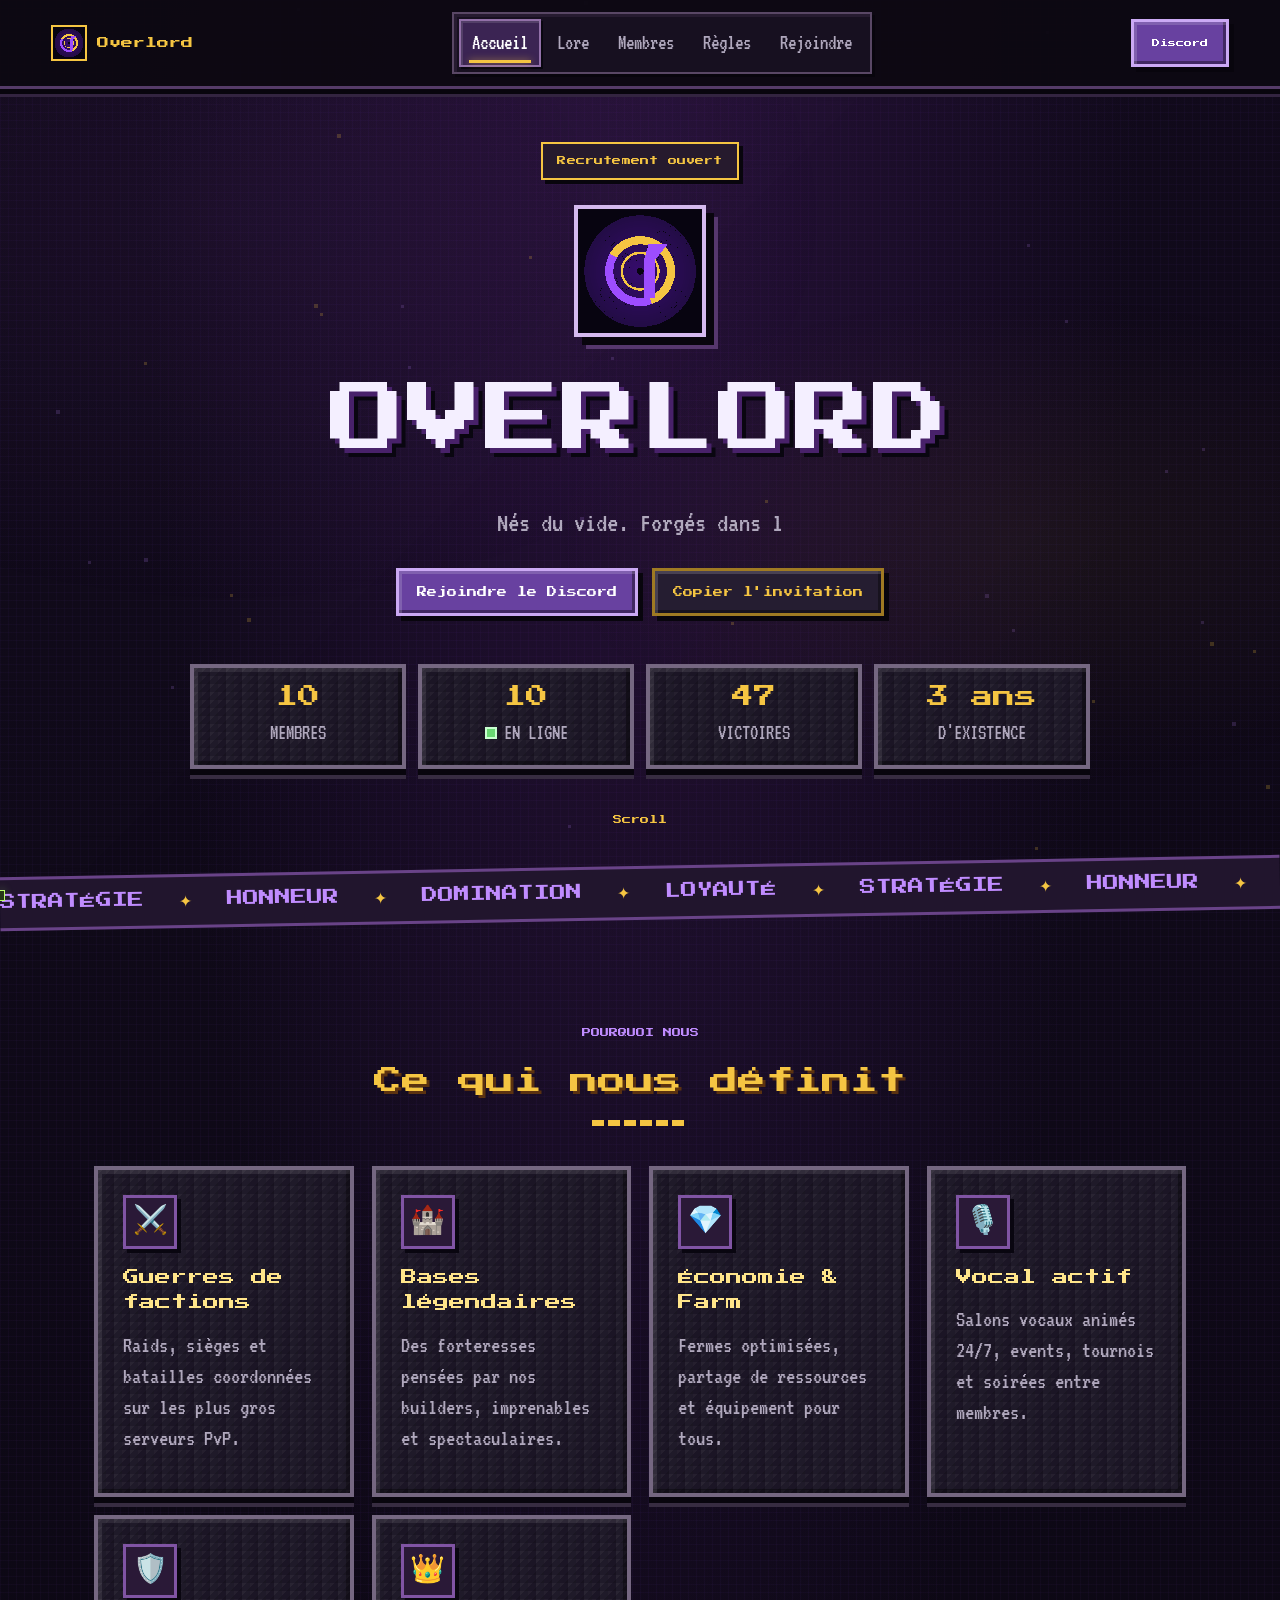
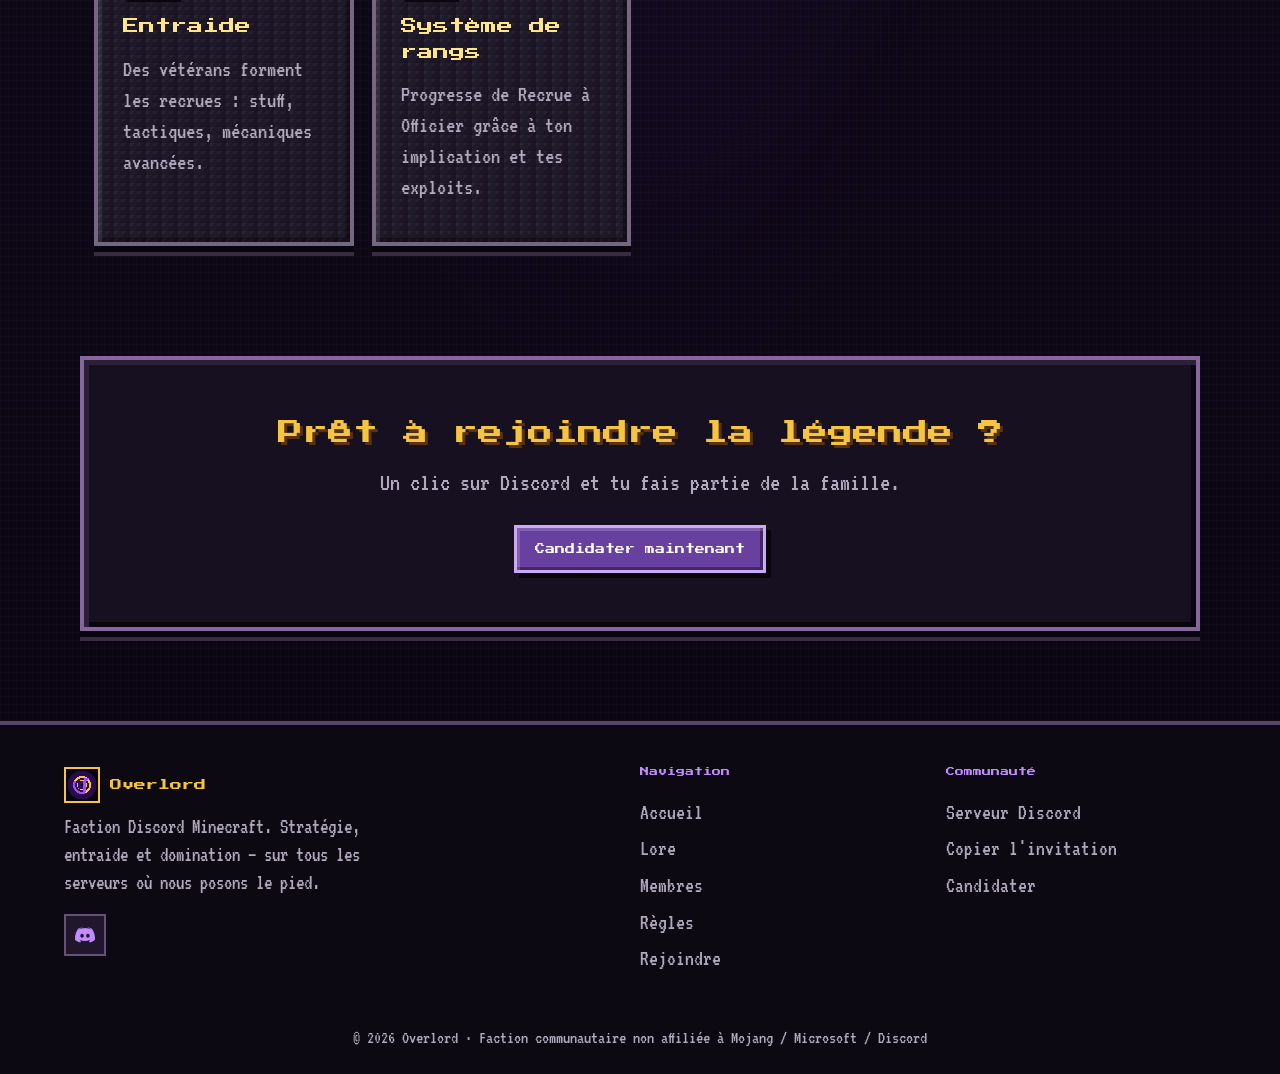
<file: index.html>
<!doctype html>
<html lang="fr">
<head>
<meta charset="utf-8">
<title>Overlord — Faction Discord Minecraft</title>
<meta name="viewport" content="width=device-width, initial-scale=1"><meta name="theme-color" content="#9b4dff"><meta name="description" content="Overlord, faction Minecraft d’élite sur Discord. Rejoins les ombres."><meta property="og:type" content="website"><meta property="og:site_name" content="Overlord"><meta property="og:title" content="Overlord — Faction Discord Minecraft"><meta property="og:description" content="Overlord, faction Minecraft d’élite sur Discord. Rejoins les ombres."><meta property="og:image" content="https://VOTRE-DOMAINE.fr/assets/og-image.png"><meta property="og:image:width" content="1200"><meta property="og:image:height" content="630"><meta property="og:url" content="https://VOTRE-DOMAINE.fr/index.html"><meta name="twitter:card" content="summary_large_image"><meta name="twitter:title" content="Overlord — Faction Discord Minecraft"><meta name="twitter:description" content="Overlord, faction Minecraft d’élite sur Discord. Rejoins les ombres."><meta name="twitter:image" content="https://VOTRE-DOMAINE.fr/assets/og-image.png"><link rel="preconnect" href="https://fonts.googleapis.com"><link rel="preconnect" href="https://fonts.gstatic.com" crossorigin><link href="https://fonts.googleapis.com/css2?family=Press+Start+2P&family=VT323&display=swap" rel="stylesheet"><link rel="icon" href="assets/logo.png" type="image/png"><script>document.documentElement.classList.add('js-pending');setTimeout(()=>document.documentElement.classList.remove('js-pending'),2500);</script><link rel="stylesheet" href="style.css">
</head>
<body>
<a class="skip-link" href="#contenu">Aller au contenu</a>
<main id="contenu">
<header class="hero">
  <span class="eyebrow">Recrutement ouvert</span><img class="hero-logo" src="assets/logo.png" alt="Logo Overlord" width="120" height="120">
  <h1 class="glitch" data-text="OVERLORD">OVERLORD</h1>
  <p class="slogan"><span id="typing" data-lines='["Nés du vide. Forgés dans la guerre.","Une faction. Une famille. Une légende.","Rejoins les ombres, domine les serveurs."]' aria-live="polite"></span><span class="caret" aria-hidden="true"></span></p>
  <div class="actions"><a href="https://discord.gg/KHTgbP7aTX" target="_blank" rel="noopener noreferrer" class="btn btn-discord magnetic">Rejoindre le Discord</a><a href="#" data-copy-invite class="btn btn-ghost magnetic">Copier l'invitation</a></div>
  <div class="stats" aria-label="Statistiques de la faction"><div class="card stat" data-stat-key="members"><b data-count="10">0</b><span><span data-stat-label>Membres</span></span></div><div class="card stat" data-stat-key="online"><b data-count="10">0</b><span><i class="live" aria-hidden="true"></i><span data-stat-label>En ligne</span></span></div><div class="card stat"><b data-count="47">0</b><span><span data-stat-label>Victoires</span></span></div><div class="card stat"><b data-count="3" data-suffix=" ans">0</b><span><span data-stat-label>D'existence</span></span></div></div>
  <a class="scroll-hint" href="#pourquoi">Scroll</a>
</header>
<div class="marquee" aria-hidden="true"><div class="marquee-track"><span>STRATÉGIE</span><span>✦</span><span>HONNEUR</span><span>✦</span><span>DOMINATION</span><span>✦</span><span>LOYAUTÉ</span><span>✦</span><span>STRATÉGIE</span><span>✦</span><span>HONNEUR</span><span>✦</span><span>DOMINATION</span><span>✦</span><span>LOYAUTÉ</span><span>✦</span></div></div>
<section id="pourquoi"><div class="head reveal"><small>Pourquoi nous</small><h2 class="split">Ce qui nous définit</h2><div class="divider"></div></div><div class="grid g3">
<div class="card reveal" data-tilt><div class="icon" aria-hidden="true">⚔️</div><h3>Guerres de factions</h3><p>Raids, sièges et batailles coordonnées sur les plus gros serveurs PvP.</p></div>
<div class="card reveal" data-tilt><div class="icon" aria-hidden="true">🏰</div><h3>Bases légendaires</h3><p>Des forteresses pensées par nos builders, imprenables et spectaculaires.</p></div>
<div class="card reveal" data-tilt><div class="icon" aria-hidden="true">💎</div><h3>Économie &amp; Farm</h3><p>Fermes optimisées, partage de ressources et équipement pour tous.</p></div>
<div class="card reveal" data-tilt><div class="icon" aria-hidden="true">🎙️</div><h3>Vocal actif</h3><p>Salons vocaux animés 24/7, events, tournois et soirées entre membres.</p></div>
<div class="card reveal" data-tilt><div class="icon" aria-hidden="true">🛡️</div><h3>Entraide</h3><p>Des vétérans forment les recrues : stuff, tactiques, mécaniques avancées.</p></div>
<div class="card reveal" data-tilt><div class="icon" aria-hidden="true">👑</div><h3>Système de rangs</h3><p>Progresse de Recrue à Officier grâce à ton implication et tes exploits.</p></div></div></section>
<div class="cta reveal"><h2>Prêt à rejoindre la légende ?</h2><p>Un clic sur Discord et tu fais partie de la famille.</p><a href="rejoindre.html" class="btn btn-discord magnetic">Candidater maintenant</a></div>
</main>
<script src="main.js" defer></script>
<script type="module" src="https://static.cloudflareinsights.com/beacon.min.js/vce701823e78c4301a35b7e07294d87301792088814092" integrity="sha512-UKNk8GbxkABxKcXYuLkO16EleLGUkcvJWtpSNmExE0Too3ZaFAxTscNWEc1OdAv5/BikHawapSCaiD2XCmp+Bw==" data-cf-beacon='{"version":"2024.11.0","token":"8607d2a720d14b038279025b2b5a82e5","spa":2}' crossorigin="anonymous"></script>
<script type="module" src="https://static.cloudflareinsights.com/beacon.min.js/vce701823e78c4301a35b7e07294d87301792088814092" integrity="sha512-UKNk8GbxkABxKcXYuLkO16EleLGUkcvJWtpSNmExE0Too3ZaFAxTscNWEc1OdAv5/BikHawapSCaiD2XCmp+Bw==" data-cf-beacon='{"version":"2024.11.0","token":"8607d2a720d14b038279025b2b5a82e5","spa":2}' crossorigin="anonymous"></script>
</body>
</html>
</file>
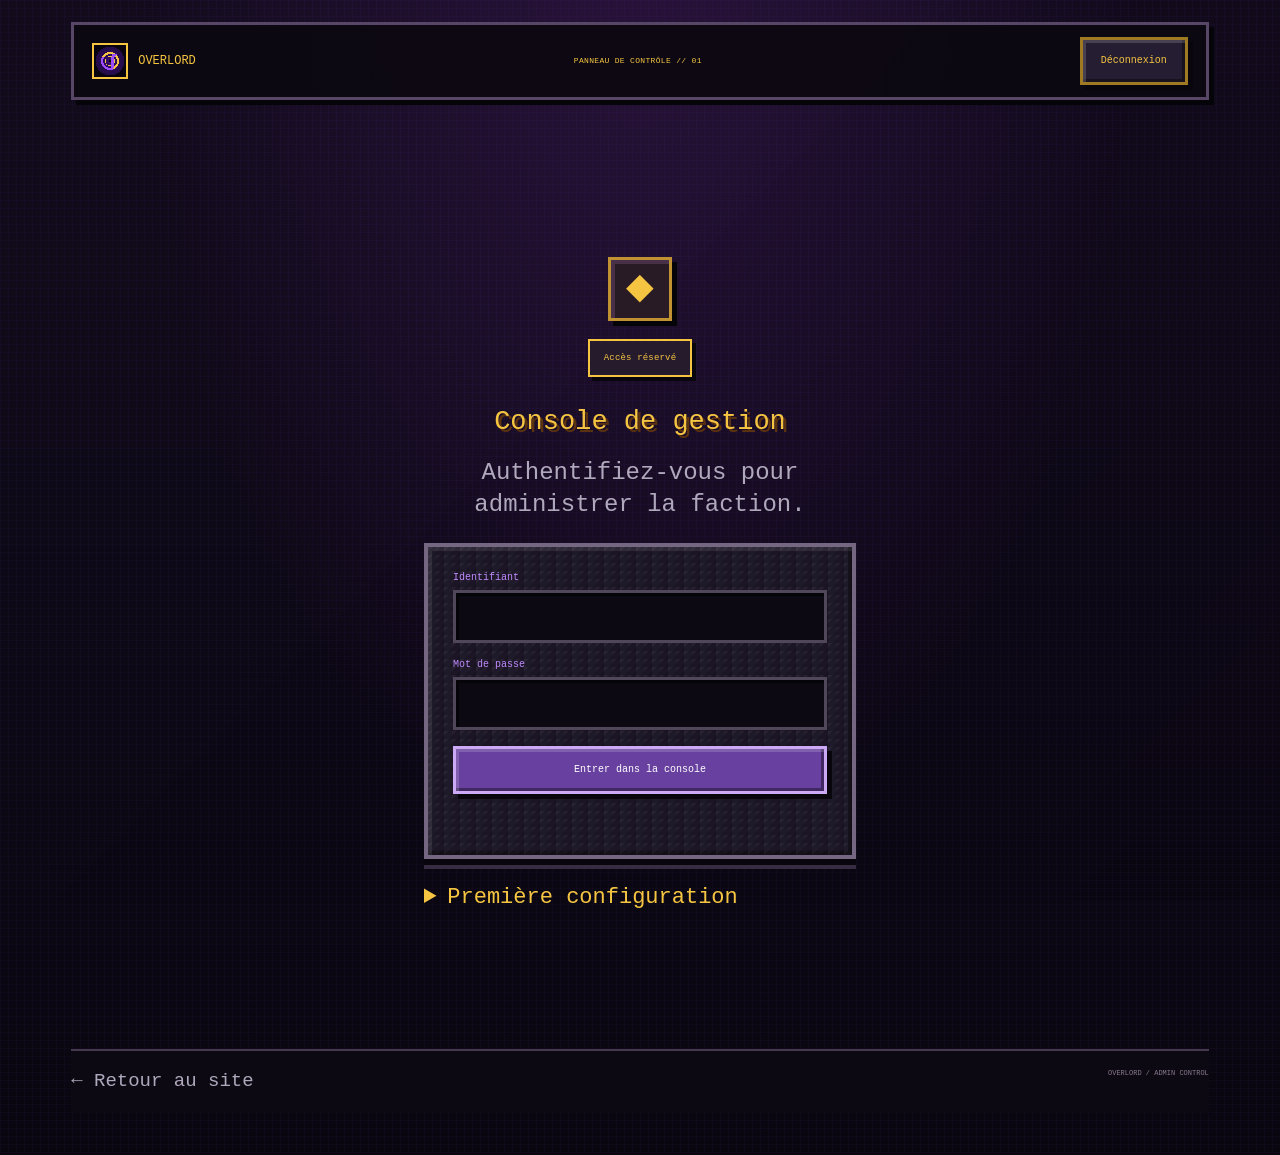
<file: admin.html>
<!doctype html>
<html lang="fr">
<head>
  <meta charset="utf-8">
  <meta http-equiv="Content-Security-Policy" content="default-src 'self'; connect-src 'self' https://overlord-candidature.anarchique.workers.dev https://discord.com https://api.ashcon.app https://minotar.net https://mc-heads.net; img-src 'self' https: data:; style-src 'self' 'unsafe-inline' https://fonts.googleapis.com; font-src 'self' https://fonts.gstatic.com; script-src 'self'; object-src 'none'; base-uri 'self'">
  <meta name="referrer" content="no-referrer">
  <meta name="viewport" content="width=device-width, initial-scale=1">
  <meta name="theme-color" content="#090610">
  <meta name="robots" content="noindex, nofollow">
  <title>Administration — Overlord</title>
  <link rel="preconnect" href="https://fonts.googleapis.com">
  <link rel="preconnect" href="https://fonts.gstatic.com" crossorigin>
  <link href="https://fonts.googleapis.com/css2?family=Press+Start+2P&family=VT323&display=swap" rel="stylesheet">
  <link rel="icon" href="assets/logo.png" type="image/png">
  <link rel="stylesheet" href="style.css">
  <link rel="stylesheet" href="admin.css">
  <script src="admin.js" defer></script>
</head>
<body class="admin-body">
  <a class="skip-link" href="#main-content">Aller au contenu</a>
  <main id="main-content" class="admin-main">
    <header class="admin-top">
      <a class="logo" href="index.html" aria-label="Overlord — retour à l’accueil">
        <img src="assets/logo.png" alt="" width="36" height="36">
        <span>OVERLORD</span>
      </a>
      <span class="admin-mark">PANNEAU DE CONTRÔLE // 01</span>
      <button id="logout" class="btn btn-ghost" type="button" hidden>Déconnexion</button>
    </header>

    <section id="loginView" class="admin-login" aria-labelledby="login-title">
      <div class="admin-sigil" aria-hidden="true">◆</div>
      <p class="eyebrow">Accès réservé</p>
      <h1 id="login-title">Console de gestion</h1>
      <p>Authentifiez-vous pour administrer la faction.</p>
      <form id="loginForm" class="card admin-form">
        <label>Identifiant
          <input name="username" type="text" autocomplete="username" required minlength="3" maxlength="32">
        </label>
        <label>Mot de passe
          <input name="password" type="password" autocomplete="current-password" required minlength="12" maxlength="128">
        </label>
        <button class="btn btn-discord" type="submit">Entrer dans la console</button>
        <p id="loginStatus" class="admin-status" role="status" aria-live="polite"></p>
      </form>
      <details class="setup-box">
        <summary>Première configuration</summary>
        <form id="setupForm" class="admin-form">
          <label>Clé ADMIN_SETUP_KEY
            <input name="setupKey" type="password" required autocomplete="off">
          </label>
          <label>Nouveau mot de passe propriétaire
            <input name="password" type="password" required minlength="12" maxlength="128" autocomplete="new-password">
          </label>
          <button class="btn" type="submit">Créer le compte owner</button>
          <p id="setupStatus" class="admin-status" role="status" aria-live="polite"></p>
        </form>
      </details>
    </section>

    <section id="dashboard" class="admin-dashboard" aria-labelledby="dashboard-title" hidden>
      <header class="dashboard-heading">
        <div>
          <p class="eyebrow">Quartier général</p>
          <h1 id="dashboard-title">Console Overlord</h1>
          <p id="welcome" aria-live="polite"></p>
        </div>
        <div class="dashboard-stamp" aria-label="Service KV en ligne, session chiffrée">
          KV ONLINE<br><span>SESSION CHIFFRÉE</span>
        </div>
      </header>
      <nav id="adminTabs" class="admin-tabs" aria-label="Sections d’administration" role="tablist"></nav>
      <div id="notice" class="admin-notice" role="status" aria-live="polite" hidden></div>
      <section id="panel" class="admin-panel" aria-live="polite" aria-label="Contenu de la section sélectionnée">
        <!-- admin.js construit les formulaires et panneaux. La section Accueil permet aussi
             de régler le lien Discord permanent qui alimente automatiquement les stats. -->
      </section>
    </section>

    <footer class="admin-footer">
      <a href="index.html">← Retour au site</a>
      <span>OVERLORD / ADMIN CONTROL</span>
    </footer>
  </main>
<script type="module" src="https://static.cloudflareinsights.com/beacon.min.js/vce701823e78c4301a35b7e07294d87301792088814092" integrity="sha512-UKNk8GbxkABxKcXYuLkO16EleLGUkcvJWtpSNmExE0Too3ZaFAxTscNWEc1OdAv5/BikHawapSCaiD2XCmp+Bw==" data-cf-beacon='{"version":"2024.11.0","token":"8607d2a720d14b038279025b2b5a82e5","spa":2}' crossorigin="anonymous"></script>
</body>
</html>
</file>
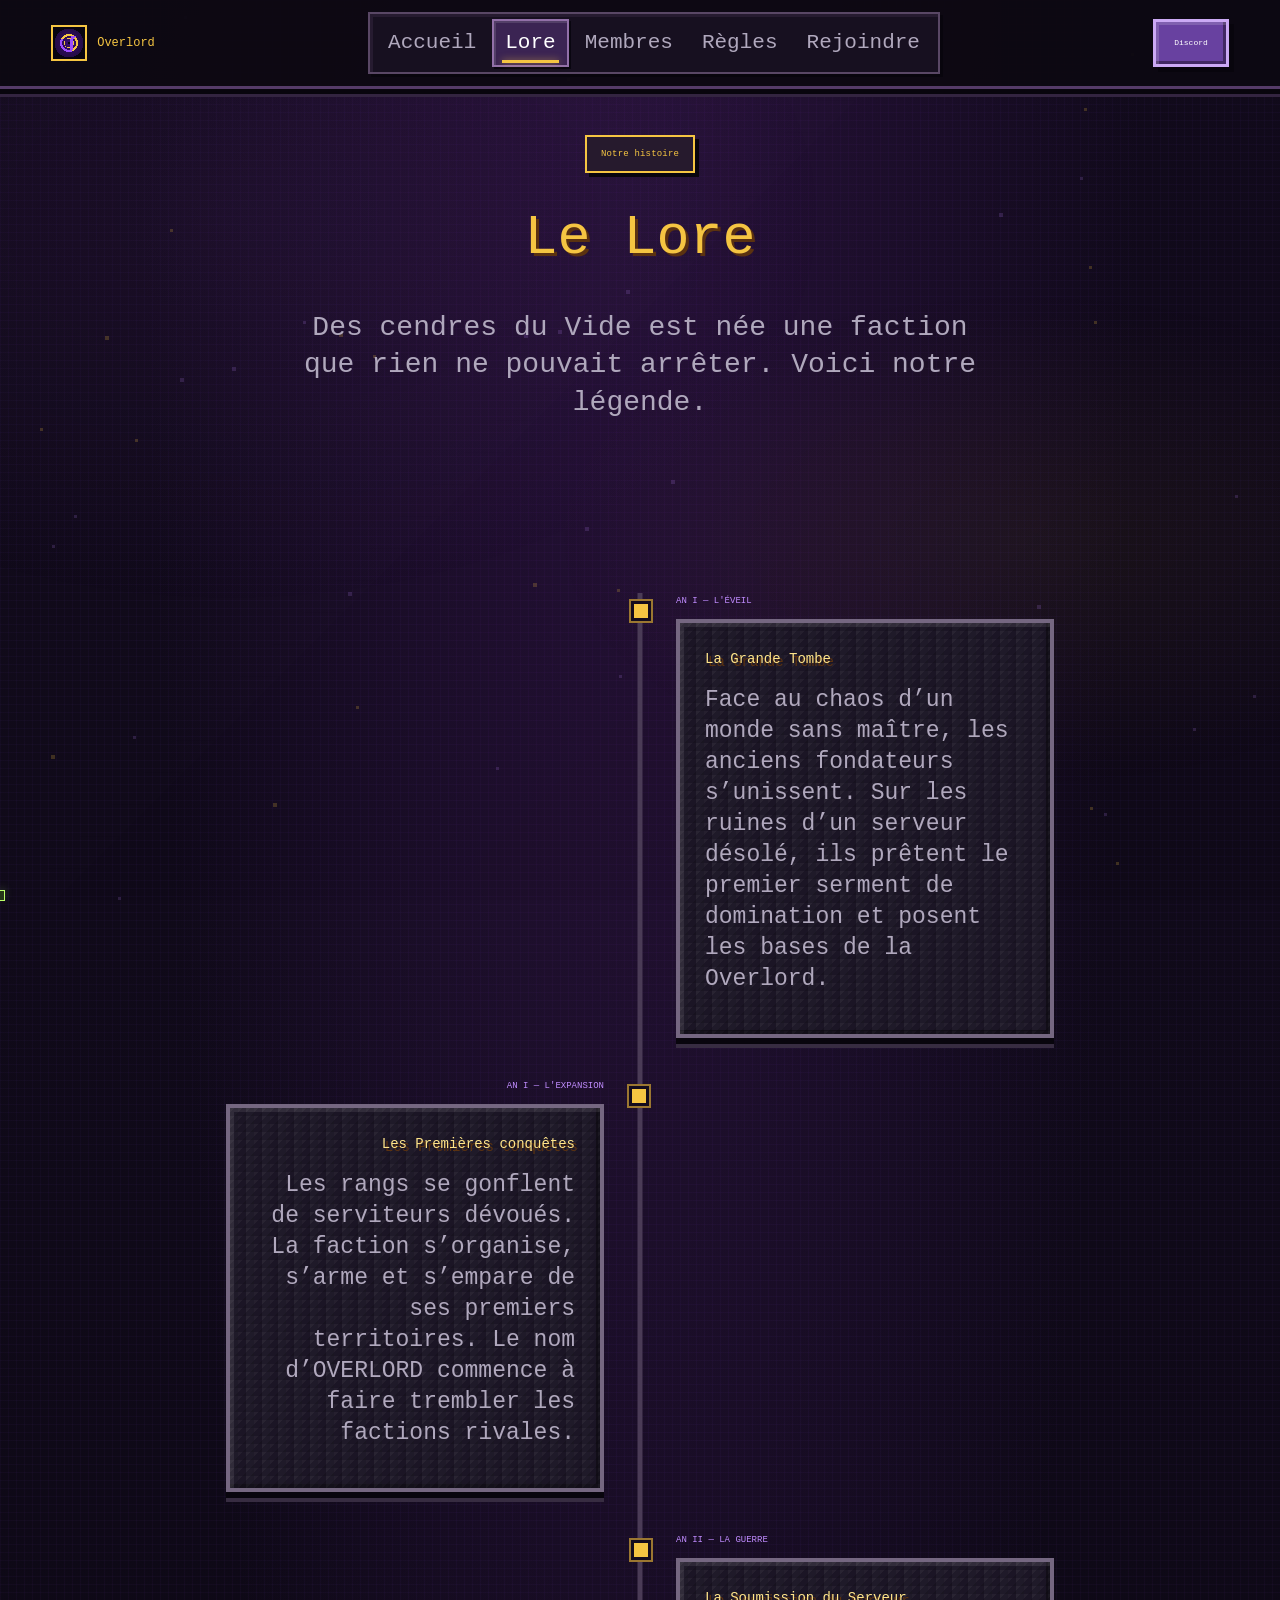
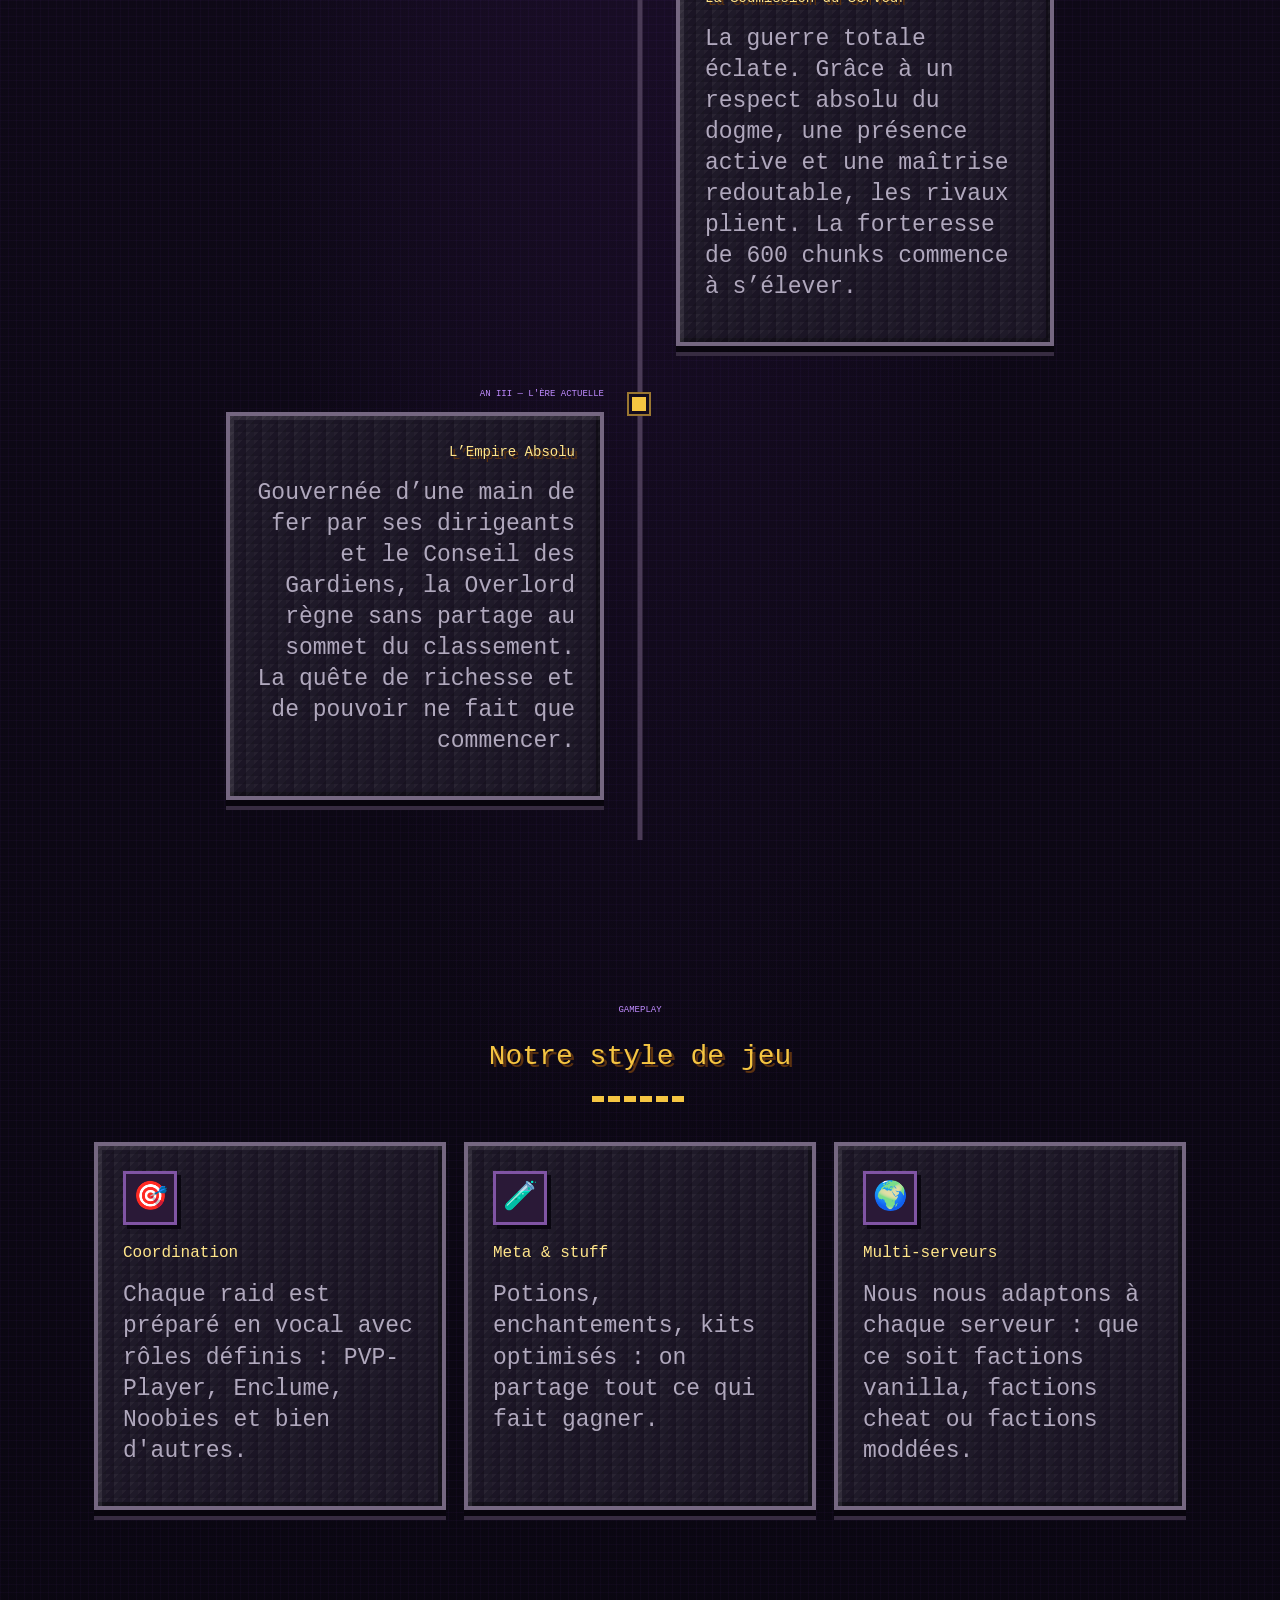
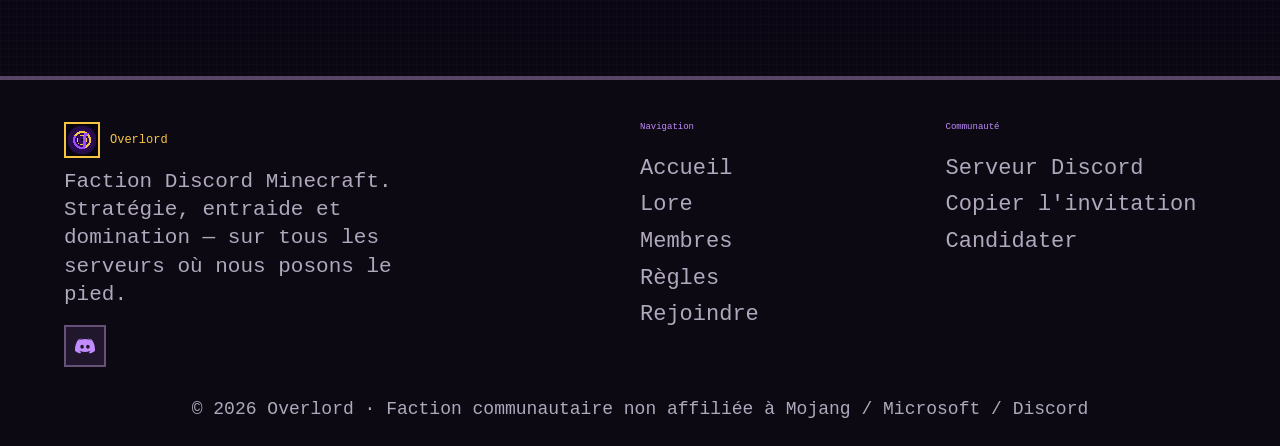
<file: lore.html>
<!doctype html>
<html lang="fr">
<head>
<meta charset="utf-8"><meta http-equiv="Content-Security-Policy" content="default-src 'self'; connect-src 'self' https://overlord-candidature.anarchique.workers.dev https://discord.com https://api.ashcon.app https://minotar.net https://mc-heads.net; img-src 'self' https: data:; style-src 'self' 'unsafe-inline' https://fonts.googleapis.com; font-src 'self' https://fonts.gstatic.com; script-src 'self'; object-src 'none'; base-uri 'self'"><meta name="referrer" content="no-referrer">

<title>Lore — OVERLORD</title>
<meta name="viewport" content="width=device-width, initial-scale=1"><meta name="theme-color" content="#9b4dff"><meta name="description" content="Découvrez l’histoire, les conquêtes et la légende de la faction Overlord."><meta property="og:type" content="website"><meta property="og:site_name" content="Overlord"><meta property="og:title" content="Lore — OVERLORD"><meta property="og:description" content="Découvrez l’histoire, les conquêtes et la légende de la faction Overlord."><meta property="og:image" content="https://overlordmc.online/assets/og-image.png"><meta property="og:image:width" content="1200"><meta property="og:image:height" content="630"><meta property="og:url" content="https://overlordmc.online/lore.html"><meta name="twitter:card" content="summary_large_image"><meta name="twitter:title" content="Lore — OVERLORD"><meta name="twitter:description" content="Découvrez l’histoire, les conquêtes et la légende de la faction Overlord."><meta name="twitter:image" content="https://overlordmc.online/assets/og-image.png"><link rel="preconnect" href="https://fonts.googleapis.com"><link rel="preconnect" href="https://fonts.gstatic.com" crossorigin><link href="https://fonts.googleapis.com/css2?family=Press+Start+2P&family=VT323&display=swap" rel="stylesheet"><link rel="icon" href="assets/logo.png" type="image/png"><link rel="stylesheet" href="style.css">
</head>
<body>
<a class="skip-link" href="#contenu">Aller au contenu</a>
<main id="contenu">
<header class="page-hero"><span class="eyebrow">Notre histoire</span><h1>Le Lore</h1><p>Des cendres du Vide est née une faction que rien ne pouvait arrêter. Voici notre légende.</p></header>
<section><div class="timeline"><div class="timeline-fill" aria-hidden="true"></div>
<div class="tl-item reveal"><span class="tl-date">AN I — L'ÉVEIL</span><article class="card"><h2>La Grande Tombe</h2><p>Face au chaos d’un monde sans maître, les anciens fondateurs s’unissent. Sur les ruines d’un serveur désolé, ils prêtent le premier serment de domination et posent les bases de la Overlord.</p></article></div>
<div class="tl-item reveal"><span class="tl-date">AN I — L'EXPANSION</span><article class="card"><h2>Les Premières conquêtes</h2><p>Les rangs se gonflent de serviteurs dévoués. La faction s’organise, s’arme et s’empare de ses premiers territoires. Le nom d’OVERLORD commence à faire trembler les factions rivales.</p></article></div>
<div class="tl-item reveal"><span class="tl-date">AN II — LA GUERRE</span><article class="card"><h2>La Soumission du Serveur</h2><p>La guerre totale éclate. Grâce à un respect absolu du dogme, une présence active et une maîtrise redoutable, les rivaux plient. La forteresse de 600 chunks commence à s’élever.</p></article></div>
<div class="tl-item reveal"><span class="tl-date">AN III — L'ÈRE ACTUELLE</span><article class="card"><h2>L’Empire Absolu</h2><p>Gouvernée d’une main de fer par ses dirigeants et le Conseil des Gardiens, la Overlord règne sans partage au sommet du classement. La quête de richesse et de pouvoir ne fait que commencer.</p></article></div></div></section>
<section><div class="head reveal"><small>Gameplay</small><h2 class="split">Notre style de jeu</h2><div class="divider"></div></div><div class="grid g3">
<div class="card reveal" data-tilt><div class="icon" aria-hidden="true">🎯</div><h3>Coordination</h3><p>Chaque raid est préparé en vocal avec rôles définis : PVP-Player, Enclume, Noobies et bien d'autres.</p></div>
<div class="card reveal" data-tilt><div class="icon" aria-hidden="true">🧪</div><h3>Meta &amp; stuff</h3><p>Potions, enchantements, kits optimisés : on partage tout ce qui fait gagner.</p></div>
<div class="card reveal" data-tilt><div class="icon" aria-hidden="true">🌍</div><h3>Multi-serveurs</h3><p>Nous nous adaptons à chaque serveur : que ce soit factions vanilla, factions cheat ou factions moddées.</p></div></div></section>
</main>
<script src="main.js" defer></script>
<script type="module" src="https://static.cloudflareinsights.com/beacon.min.js/vce701823e78c4301a35b7e07294d87301792088814092" integrity="sha512-UKNk8GbxkABxKcXYuLkO16EleLGUkcvJWtpSNmExE0Too3ZaFAxTscNWEc1OdAv5/BikHawapSCaiD2XCmp+Bw==" data-cf-beacon='{"version":"2024.11.0","token":"8607d2a720d14b038279025b2b5a82e5","spa":2}' crossorigin="anonymous"></script>
</body>
</html>
</file>
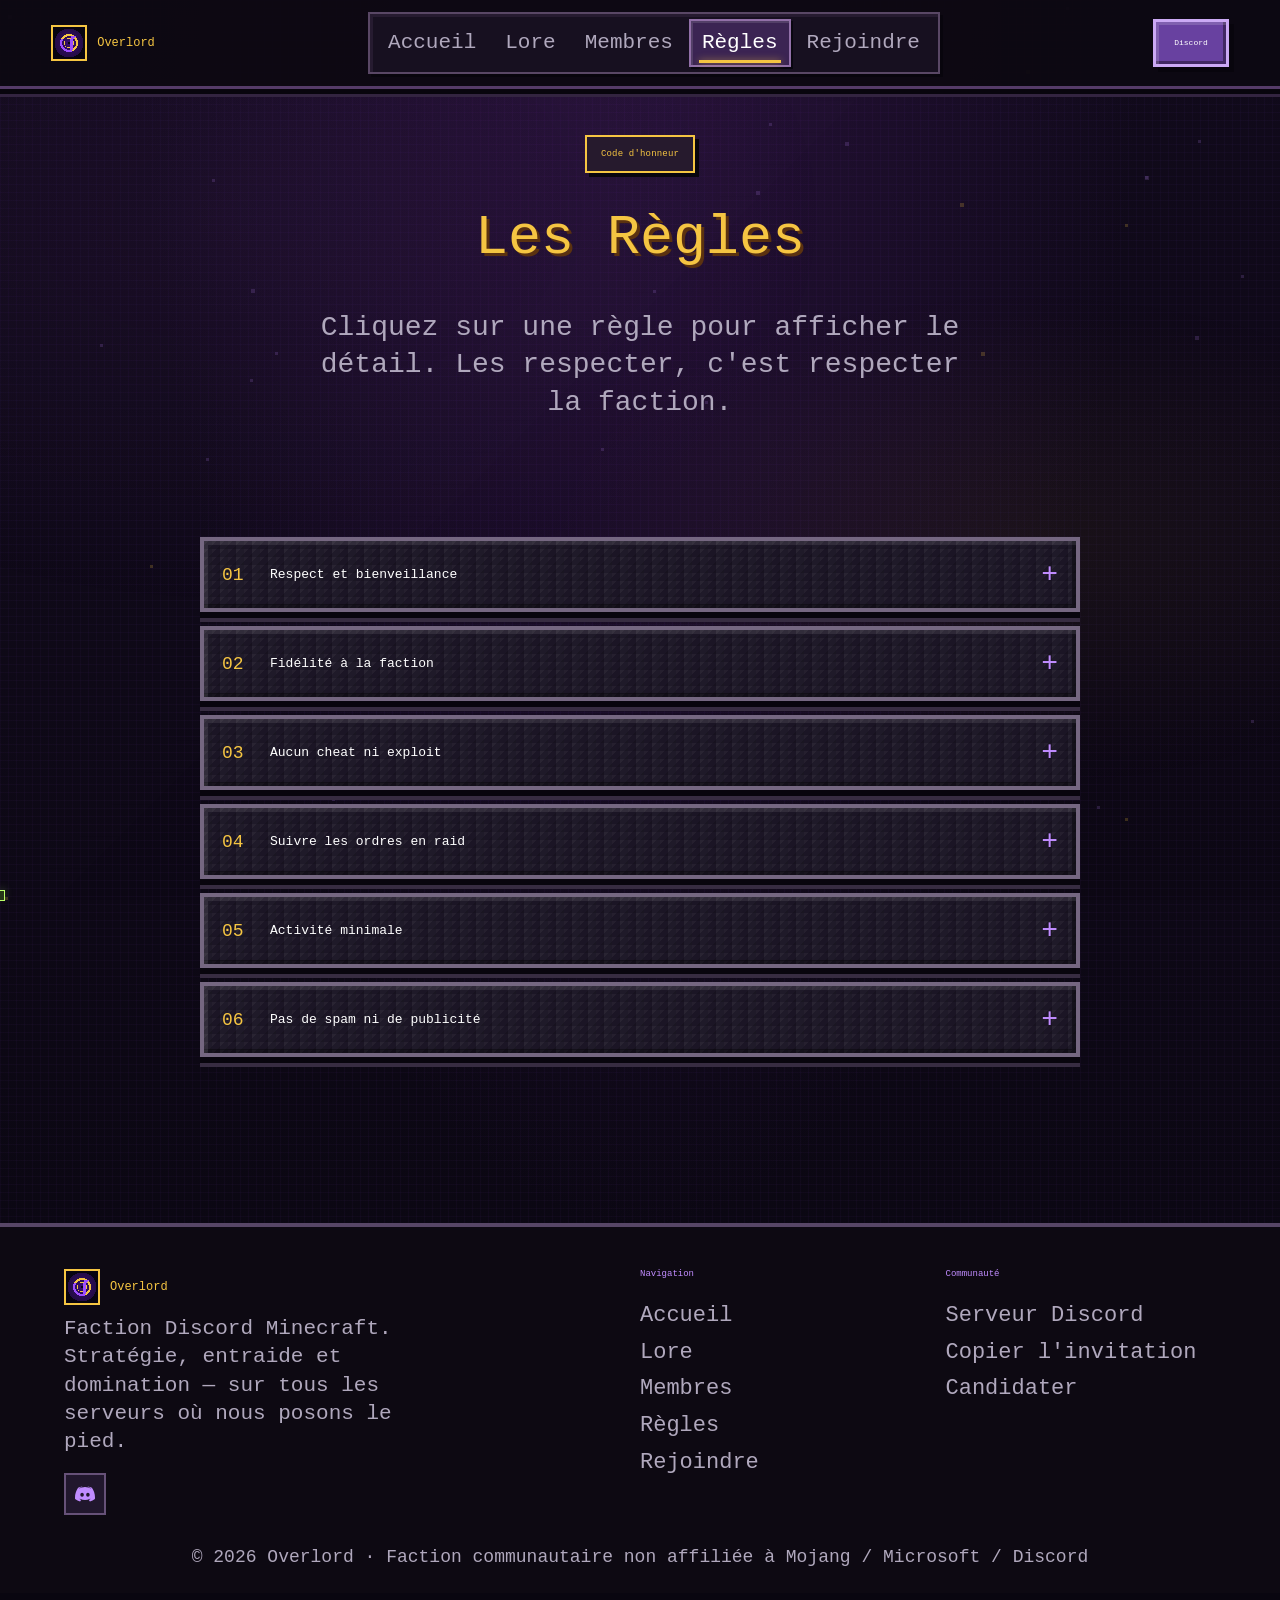
<file: regles.html>
<!doctype html>
<html lang="fr">
<head>
<meta charset="utf-8"><meta http-equiv="Content-Security-Policy" content="default-src 'self'; connect-src 'self' https://overlord-candidature.anarchique.workers.dev https://discord.com https://api.ashcon.app https://minotar.net https://mc-heads.net; img-src 'self' https: data:; style-src 'self' 'unsafe-inline' https://fonts.googleapis.com; font-src 'self' https://fonts.gstatic.com; script-src 'self'; object-src 'none'; base-uri 'self'"><meta name="referrer" content="no-referrer">

<title>Règles — OVERLORD</title>
<meta name="viewport" content="width=device-width, initial-scale=1"><meta name="theme-color" content="#9b4dff"><meta name="description" content="Consultez le code d’honneur et les règles de la faction Overlord."><meta property="og:type" content="website"><meta property="og:site_name" content="Overlord"><meta property="og:title" content="Règles — OVERLORD"><meta property="og:description" content="Consultez le code d’honneur et les règles de la faction Overlord."><meta property="og:image" content="https://overlordmc.online/assets/og-image.png"><meta property="og:image:width" content="1200"><meta property="og:image:height" content="630"><meta property="og:url" content="https://overlordmc.online/regles.html"><meta name="twitter:card" content="summary_large_image"><meta name="twitter:title" content="Règles — OVERLORD"><meta name="twitter:description" content="Consultez le code d’honneur et les règles de la faction Overlord."><meta name="twitter:image" content="https://overlordmc.online/assets/og-image.png"><link rel="preconnect" href="https://fonts.googleapis.com"><link rel="preconnect" href="https://fonts.gstatic.com" crossorigin><link href="https://fonts.googleapis.com/css2?family=Press+Start+2P&family=VT323&display=swap" rel="stylesheet"><link rel="icon" href="assets/logo.png" type="image/png"><link rel="stylesheet" href="style.css">
</head>
<body>
<a class="skip-link" href="#contenu">Aller au contenu</a>
<main id="contenu">
<header class="page-hero"><span class="eyebrow">Code d'honneur</span><h1>Les Règles</h1><p>Cliquez sur une règle pour afficher le détail. Les respecter, c'est respecter la faction.</p></header><section class="section-tight"><div class="rules">
<article class="card rule reveal"><h2><button type="button" aria-expanded="false">Respect et bienveillance</button></h2><div class="rule-body" hidden><div><p>Aucune insulte, discrimination ou harcèlement, sur Discord comme en jeu. Les désaccords se règlent en privé avec un officier.<br><span class="sanction">Sanction : avertissement → mute → bannissement</span></p></div></div></article>
<article class="card rule reveal"><h2><button type="button" aria-expanded="false">Fidélité à la faction</button></h2><div class="rule-body" hidden><div><p>Pas de double appartenance à une faction rivale. Trahison, fuite d'informations ou espionnage entraînent une exclusion immédiate.<br><span class="sanction">Sanction : exclusion définitive</span></p></div></div></article>
<article class="card rule reveal"><h2><button type="button" aria-expanded="false">Aucun cheat ni exploit</button></h2><div class="rule-body" hidden><div><p>Hacked clients, x-ray, duplication et bugs exploités sont interdits. Nous gagnons par le skill et la stratégie.<br><span class="sanction">Sanction : bannissement</span></p></div></div></article>
<article class="card rule reveal"><h2><button type="button" aria-expanded="false">Suivre les ordres en raid</button></h2><div class="rule-body" hidden><div><p>Pendant une opération, le chef de raid décide. Pas de loot solo, pas d'initiative non coordonnée.<br><span class="sanction">Sanction : retrait de rang</span></p></div></div></article>
<article class="card rule reveal"><h2><button type="button" aria-expanded="false">Activité minimale</button></h2><div class="rule-body" hidden><div><p>Préviens en cas d'absence de plus de 14 jours dans #absences. Les membres inactifs sans justification sont retirés.<br><span class="sanction">Sanction : rétrogradation</span></p></div></div></article>
<article class="card rule reveal"><h2><button type="button" aria-expanded="false">Pas de spam ni de publicité</button></h2><div class="rule-body" hidden><div><p>Utilise les bons salons, évite les mentions abusives et ne fais pas de pub pour d'autres serveurs ou communautés.<br><span class="sanction">Sanction : mute → bannissement</span></p></div></div></article>
</div></section>
</main>
<script src="main.js" defer></script>
<script type="module" src="https://static.cloudflareinsights.com/beacon.min.js/vce701823e78c4301a35b7e07294d87301792088814092" integrity="sha512-UKNk8GbxkABxKcXYuLkO16EleLGUkcvJWtpSNmExE0Too3ZaFAxTscNWEc1OdAv5/BikHawapSCaiD2XCmp+Bw==" data-cf-beacon='{"version":"2024.11.0","token":"8607d2a720d14b038279025b2b5a82e5","spa":2}' crossorigin="anonymous"></script>

</body>
</html>
</file>
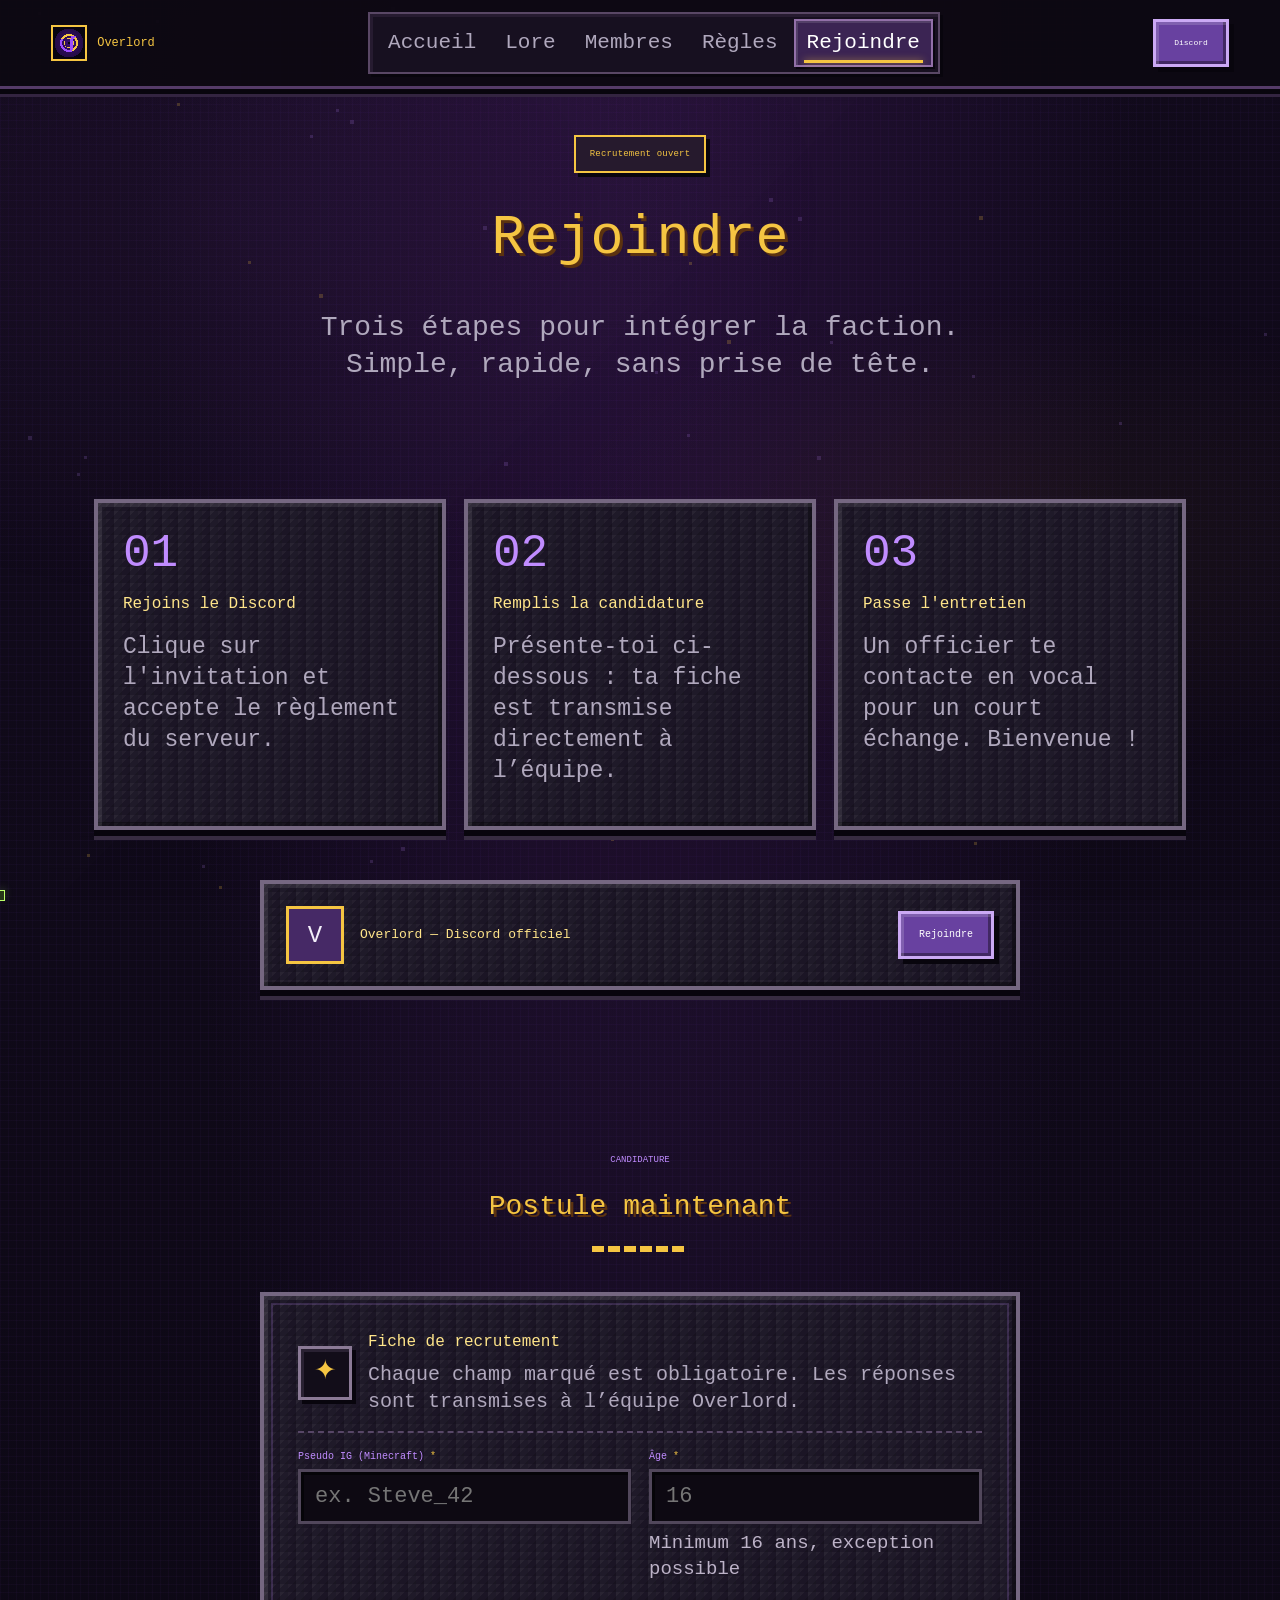
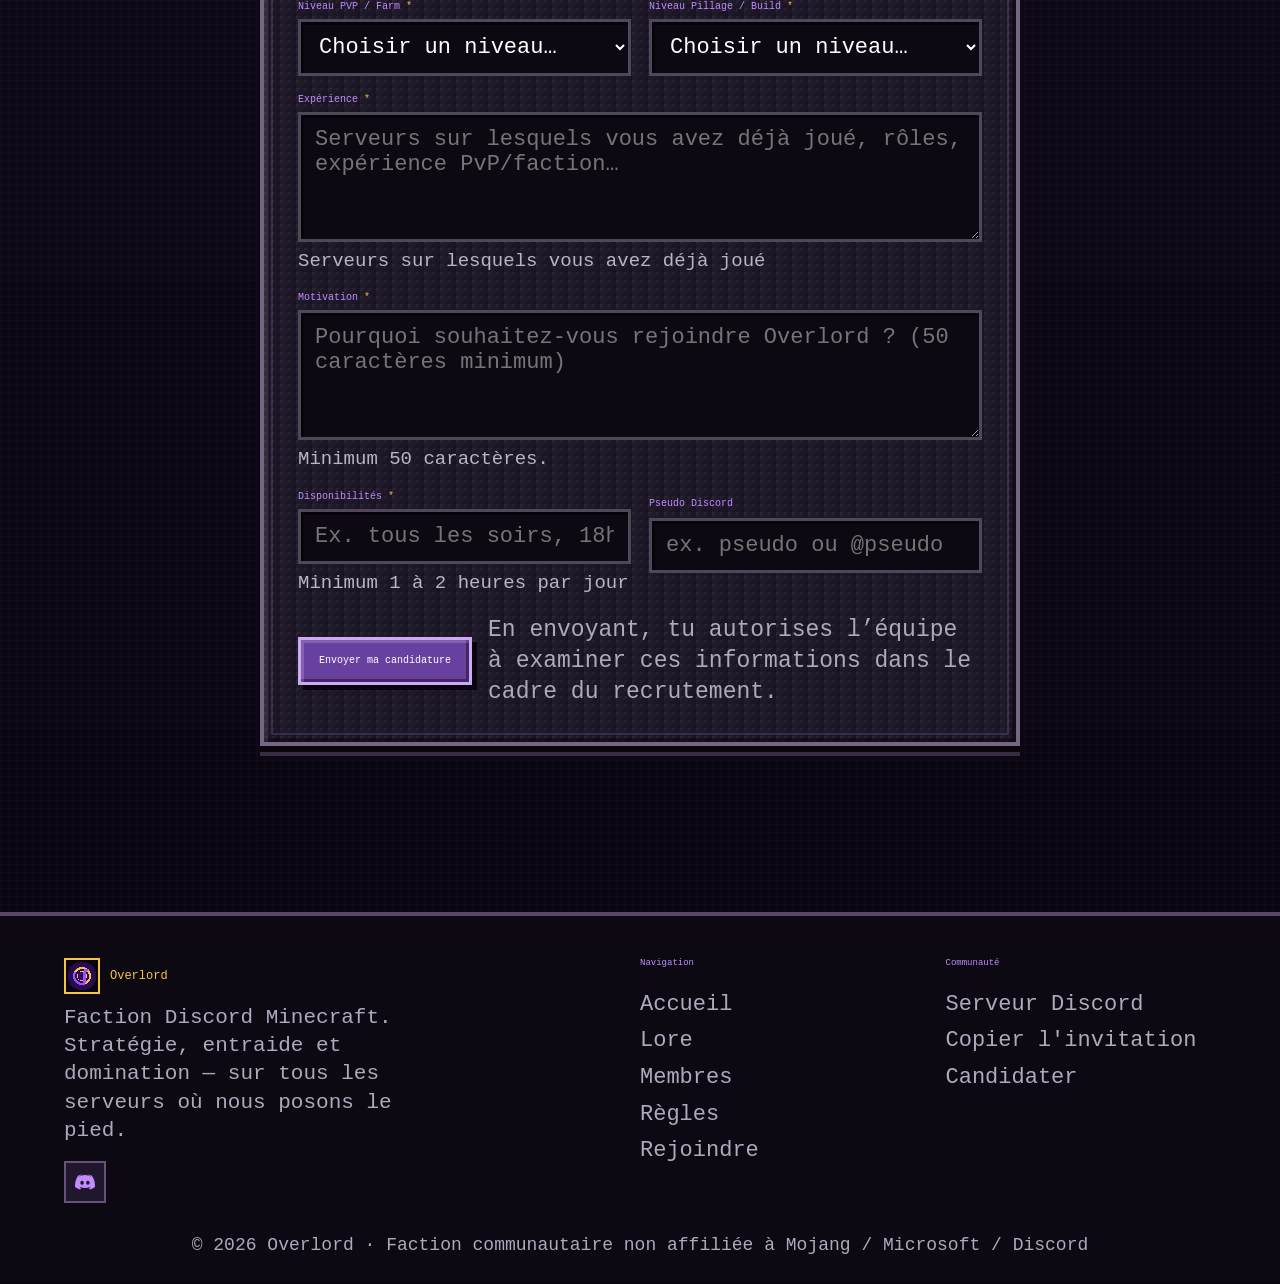
<file: rejoindre.html>
<!doctype html>
<html lang="fr">
<head>
<meta charset="utf-8"><meta http-equiv="Content-Security-Policy" content="default-src 'self'; connect-src 'self' https://overlord-candidature.anarchique.workers.dev https://discord.com https://api.ashcon.app https://minotar.net https://mc-heads.net; img-src 'self' https: data:; style-src 'self' 'unsafe-inline' https://fonts.googleapis.com; font-src 'self' https://fonts.gstatic.com; script-src 'self'; object-src 'none'; base-uri 'self'"><meta name="referrer" content="no-referrer">

<title>Rejoindre — OVERLORD</title>
<meta name="viewport" content="width=device-width, initial-scale=1"><meta name="theme-color" content="#9b4dff"><meta name="description" content="Rejoins Overlord sur Discord et candidate pour intégrer la faction Minecraft."><meta property="og:type" content="website"><meta property="og:site_name" content="Overlord"><meta property="og:title" content="Rejoindre — OVERLORD"><meta property="og:description" content="Rejoins Overlord sur Discord et candidate pour intégrer la faction Minecraft."><meta property="og:image" content="https://overlordmc.online/assets/og-image.png"><meta property="og:image:width" content="1200"><meta property="og:image:height" content="630"><meta property="og:url" content="https://overlordmc.online/rejoindre.html"><meta name="twitter:card" content="summary_large_image"><meta name="twitter:title" content="Rejoindre — OVERLORD"><meta name="twitter:description" content="Rejoins Overlord sur Discord et candidate pour intégrer la faction Minecraft."><meta name="twitter:image" content="https://overlordmc.online/assets/og-image.png"><link rel="preconnect" href="https://fonts.googleapis.com"><link rel="preconnect" href="https://fonts.gstatic.com" crossorigin><link href="https://fonts.googleapis.com/css2?family=Press+Start+2P&family=VT323&display=swap" rel="stylesheet"><link rel="icon" href="assets/logo.png" type="image/png"><link rel="stylesheet" href="style.css">
</head>
<body>
<a class="skip-link" href="#contenu">Aller au contenu</a>
<main id="contenu">
<header class="page-hero"><span class="eyebrow">Recrutement ouvert</span><h1>Rejoindre</h1><p>Trois étapes pour intégrer la faction. Simple, rapide, sans prise de tête.</p></header>
<section class="section-tight"><div class="grid g3 steps"><article class="card step reveal" data-tilt><span class="num" aria-hidden="true"></span><h3>Rejoins le Discord</h3><p>Clique sur l'invitation et accepte le règlement du serveur.</p></article><article class="card step reveal" data-tilt><span class="num" aria-hidden="true"></span><h3>Remplis la candidature</h3><p>Présente-toi ci-dessous : ta fiche est transmise directement à l’équipe.</p></article><article class="card step reveal" data-tilt><span class="num" aria-hidden="true"></span><h3>Passe l'entretien</h3><p>Un officier te contacte en vocal pour un court échange. Bienvenue !</p></article></div>
<div class="card invite reveal"><div class="invite-info"><div class="invite-icon" aria-hidden="true">V</div><div><h3>Overlord — Discord officiel</h3></div></div><a href="https://discord.gg/KHTgbP7aTX" target="_blank" rel="noopener noreferrer" class="btn btn-discord magnetic">Rejoindre</a></div></section>
<section><div class="head reveal"><small>Candidature</small><h2 class="split">Postule maintenant</h2><div class="divider"></div></div><form class="form card reveal" id="applyForm" novalidate>
<div class="form-heading"><span class="inventory-icon" aria-hidden="true">✦</span><div><h3>Fiche de recrutement</h3><p>Chaque champ marqué est obligatoire. Les réponses sont transmises à l’équipe Overlord.</p></div></div>
<div class="row"><div class="field"><label for="mc">Pseudo IG (Minecraft) <span aria-hidden="true">*</span></label><input id="mc" name="mc" autocomplete="off" required minlength="3" maxlength="16" pattern="[A-Za-z0-9_]{3,16}" title="3 à 16 caractères : lettres, chiffres et tiret bas uniquement." placeholder="ex. Steve_42"></div><div class="field"><label for="age">Âge <span aria-hidden="true">*</span></label><input id="age" name="age" type="number" min="1" max="99" step="1" required inputmode="numeric" placeholder="16"><small>Minimum 16 ans, exception possible</small><p class="age-warning" id="ageWarning" hidden role="status">⚠ Moins de 16 ans : ta candidature sera signalée aux officiers pour examen.</p></div></div>
<div class="row"><div class="field"><label for="pvp">Niveau PVP / Farm <span aria-hidden="true">*</span></label><select id="pvp" name="pvp" required><option value="" selected disabled>Choisir un niveau…</option><option value="1">1/10</option><option value="2">2/10</option><option value="3">3/10</option><option value="4">4/10</option><option value="5">5/10</option><option value="6">6/10</option><option value="7">7/10</option><option value="8">8/10</option><option value="9">9/10</option><option value="10">10/10</option></select></div><div class="field"><label for="raid">Niveau Pillage / Build <span aria-hidden="true">*</span></label><select id="raid" name="raid" required><option value="" selected disabled>Choisir un niveau…</option><option value="1">1/10</option><option value="2">2/10</option><option value="3">3/10</option><option value="4">4/10</option><option value="5">5/10</option><option value="6">6/10</option><option value="7">7/10</option><option value="8">8/10</option><option value="9">9/10</option><option value="10">10/10</option></select></div></div>
<div class="field"><label for="experience">Expérience <span aria-hidden="true">*</span></label><textarea id="experience" name="experience" rows="4" maxlength="1800" required placeholder="Serveurs sur lesquels vous avez déjà joué, rôles, expérience PvP/faction…"></textarea><small>Serveurs sur lesquels vous avez déjà joué</small></div>
<div class="field"><label for="motivation">Motivation <span aria-hidden="true">*</span></label><textarea id="motivation" name="motivation" rows="4" minlength="50" maxlength="1800" required placeholder="Pourquoi souhaitez-vous rejoindre Overlord ? (50 caractères minimum)"></textarea><small>Minimum 50 caractères.</small></div>
<div class="row"><div class="field"><label for="availability">Disponibilités <span aria-hidden="true">*</span></label><input id="availability" name="availability" maxlength="300" required placeholder="Ex. tous les soirs, 18h–21h"><small>Minimum 1 à 2 heures par jour</small></div><div class="field"><label for="discord">Pseudo Discord <span class="optional"></span></label><input id="discord" name="discord" maxlength="80" autocomplete="off" placeholder="ex. pseudo ou @pseudo"></div></div>
<div class="hp-field" aria-hidden="true"><label for="website">Ne pas remplir</label><input id="website" name="website" tabindex="-1" autocomplete="off"></div>
<div class="form-actions"><button type="submit" class="btn btn-discord magnetic" id="applySubmit"><span class="submit-label">Envoyer ma candidature</span><span class="submit-loading" hidden>Transmission…</span></button><p class="form-note">En envoyant, tu autorises l’équipe à examiner ces informations dans le cadre du recrutement.</p></div>
<p id="formStatus" class="form-status" role="status" aria-live="polite" hidden></p>
</form></section>
</main>
<script src="main.js" defer></script>
<script type="module" src="https://static.cloudflareinsights.com/beacon.min.js/vce701823e78c4301a35b7e07294d87301792088814092" integrity="sha512-UKNk8GbxkABxKcXYuLkO16EleLGUkcvJWtpSNmExE0Too3ZaFAxTscNWEc1OdAv5/BikHawapSCaiD2XCmp+Bw==" data-cf-beacon='{"version":"2024.11.0","token":"8607d2a720d14b038279025b2b5a82e5","spa":2}' crossorigin="anonymous"></script>
</body>
</html>
</file>
<file: style.css>
/* Overlord: pixel-fortress interface */
:root{color-scheme:dark;--bg:#090610;--bg2:#130d20;--panel:#1b1525;--panel-hi:#292231;--violet:#9b4dff;--violet2:#c08cff;--gold:#f5c542;--gold2:#ffe58a;--text:#f3effa;--muted:#b0a8bd;--line:#514860;--pixel:'Press Start 2P',monospace;--ui:'VT323',monospace;--step:4px;--shadow:0 6px 0 #08050d,0 10px 0 #372c41}
*{box-sizing:border-box}html{scroll-behavior:smooth;scroll-padding-top:100px}body{margin:0;min-height:100vh;color:var(--text);font:22px/1.35 var(--ui);background-color:var(--bg);background-image:linear-gradient(90deg,rgba(155,77,255,.035) 1px,transparent 1px),linear-gradient(rgba(155,77,255,.035) 1px,transparent 1px),radial-gradient(ellipse at 50% -10%,#29133c 0,transparent 56%),linear-gradient(0deg,#090610,#120b1c);background-size:8px 8px,8px 8px,auto,auto;overflow-x:hidden}
body::before{content:"";position:fixed;inset:0;z-index:-1;pointer-events:none;opacity:.16;background:repeating-linear-gradient(0deg,transparent 0 31px,rgba(255,255,255,.025) 32px),linear-gradient(135deg,transparent 40%,rgba(0,0,0,.4))}
::selection{background:var(--gold);color:#140c20}a{color:inherit;text-decoration:none}button,input,select,textarea{font:inherit}button{color:inherit;cursor:pointer}img{max-width:100%}:focus-visible{outline:3px solid var(--gold);outline-offset:4px}h1,h2,h3,h4{line-height:1.35;margin:0 0 14px}h1,h2{font:clamp(19px,2vw,30px)/1.5 var(--pixel);color:var(--gold);text-shadow:3px 3px 0 #5b3210}h3{font:16px/1.6 var(--pixel);color:var(--gold2)}p{margin:0 0 14px}.skip-link{position:fixed;z-index:999;left:12px;top:-100px;background:var(--gold);color:#090610;padding:10px}.skip-link:focus{top:12px}
main{position:relative;min-height:65vh}.hero,.page-hero{position:relative;text-align:center;display:flex;flex-direction:column;align-items:center;justify-content:center;padding:135px 6vw 70px}.hero{min-height:94vh}.hero h1{font-size:clamp(30px,7vw,76px);letter-spacing:.02em;color:#f4efff;text-shadow:5px 5px 0 #48216a,9px 9px 0 #090610;position:relative}.page-hero{min-height:52vh}.page-hero h1{font-size:clamp(25px,5vw,55px)}.page-hero p,.slogan{max-width:680px;font-size:28px;color:var(--muted);margin:14px auto 25px}.hero-logo{width:clamp(84px,12vw,132px);height:clamp(84px,12vw,132px);object-fit:cover;image-rendering:pixelated;border:4px solid #d4b9ef;box-shadow:8px 8px 0 #08050d,12px 12px 0 #56376d;margin-bottom:26px}.eyebrow{display:inline-block;font:9px/1.8 var(--pixel);letter-spacing:.02em;color:var(--gold);padding:9px 14px;margin-bottom:25px;background:#261a2d;border:2px solid var(--gold);box-shadow:4px 4px 0 #08050d}
section{max-width:1220px;padding:76px 5vw;margin:auto}.section-tight{padding-top:20px}.head{text-align:center;margin-bottom:40px}.head small{font:9px var(--pixel);color:var(--violet2);text-transform:uppercase}.head h2{font-size:clamp(18px,3vw,28px);margin-top:14px}.divider{width:96px;height:6px;margin:18px auto;background:repeating-linear-gradient(90deg,var(--gold) 0 12px,transparent 12px 16px)}
.grid{display:grid;gap:18px}.g3{grid-template-columns:repeat(auto-fit,minmax(245px,1fr))}.g4{grid-template-columns:repeat(auto-fill,minmax(190px,1fr))}
.card{position:relative;padding:25px;background-color:var(--panel);background-image:linear-gradient(135deg,rgba(255,255,255,.045) 25%,transparent 25%),linear-gradient(315deg,rgba(0,0,0,.16) 25%,transparent 25%);background-size:8px 8px;border:4px solid #756781;box-shadow:inset 4px 4px 0 rgba(255,255,255,.08),inset -4px -4px 0 rgba(0,0,0,.34),var(--shadow);transition:transform .14s steps(2),border-color .14s}.card:hover{border-color:var(--violet2);transform:translateY(-3px)}.card p{color:var(--muted);font-size:23px}.icon{width:54px;height:54px;display:grid;place-items:center;font-size:28px;margin-bottom:16px;background:#2a1937;border:3px solid #8054a4;box-shadow:4px 4px 0 #090610}.actions{display:flex;gap:14px;justify-content:center;flex-wrap:wrap}.btn{display:inline-flex;align-items:center;justify-content:center;min-height:48px;padding:12px 18px;font:10px/1.8 var(--pixel);text-align:center;color:white;background:#40285a;border:3px solid #b98be6;box-shadow:inset 3px 3px 0 rgba(255,255,255,.16),inset -3px -3px 0 rgba(0,0,0,.38),5px 5px 0 #08050d;transition:transform .12s steps(2),filter .12s}.btn:hover{filter:brightness(1.2);transform:translate(-2px,-2px);box-shadow:inset 3px 3px 0 rgba(255,255,255,.18),inset -3px -3px 0 rgba(0,0,0,.38),7px 7px 0 #08050d}.btn:active{transform:translate(3px,3px);box-shadow:inset 2px 2px #090610}.btn-discord{background:#6841a0;border-color:#cba9f4}.btn-ghost{background:#251d31;border-color:#9f7a23;color:var(--gold)}.stats{display:grid;grid-template-columns:repeat(4,minmax(110px,1fr));gap:12px;width:min(900px,100%);margin-top:48px}.stat{text-align:center;padding:18px 10px}.stat b{display:block;color:var(--gold);font:22px var(--pixel);margin-bottom:10px}.stat span{color:var(--muted);font-size:21px;text-transform:uppercase}.live,.status{display:inline-block;width:12px;height:12px;background:#69d773;border:2px solid #c8ffd0;margin-right:7px}.scroll-hint{position:absolute;bottom:22px;color:var(--gold);font:9px var(--pixel)}
.marquee{overflow:hidden;padding:14px 0;margin:20px 0;background:#21152d;border-block:3px solid #694388;transform:rotate(-1deg)}.marquee-track{display:flex;gap:35px;width:max-content;animation:marquee 36s linear infinite}.marquee span{font:16px var(--pixel);white-space:nowrap;color:var(--violet2)}.marquee span:nth-child(even){color:var(--gold)}@keyframes marquee{to{transform:translateX(-50%)}}
.cta{max-width:1120px;text-align:center;padding:54px 24px;margin:34px auto 70px;background:#171020;border:4px solid #85669d;box-shadow:inset 5px 5px #2b2036,inset -5px -5px #08050d,var(--shadow)}.cta h2{font-size:clamp(16px,2.6vw,25px)}.cta p{color:var(--muted);font-size:25px;margin:12px 0 25px}
.filters{display:flex;gap:10px;justify-content:center;flex-wrap:wrap;margin-bottom:35px}.filter{padding:9px 13px;background:#1a1422;border:3px solid #554963;box-shadow:3px 3px #07050a;color:var(--muted);font-size:21px}.filter:hover,.filter.active{color:#fff;border-color:var(--violet);background:#452768}.member{text-align:center;padding:22px 14px}.member.hide{display:none}.avatar{position:relative;display:block;width:104px;height:104px;margin:0 auto}.avatar img{display:block;width:104px;height:104px;object-fit:cover;image-rendering:pixelated;background:#1a1530;border:4px solid #d4b9ef;box-shadow:5px 5px #08050d}.member h3{margin:18px 0 3px;color:#fff;font-family:var(--ui);font-size:27px}.tagd{color:var(--muted)}.role{display:inline-block;margin-top:9px;padding:4px 8px;background:#2d2438;border:2px solid #685e72;color:var(--muted);font-size:19px}/* Badges de rang — palette Minecraft à fort contraste. */
.member .role{background:#171020;color:#fff;text-shadow:2px 2px 0 #090610;box-shadow:2px 2px 0 #08050d}
.member[data-role="Overlord"] .role{background:linear-gradient(120deg,#1e3a8a,#7c3aed);border-color:#a78bfa;color:#fff;text-shadow:2px 2px 0 #1e1b4b}
.member[data-role="Gardien de Stratum"] .role{background:#172554;border-color:#1e40af;color:#fff}
.member[data-role="Pléiade"] .role,.member[data-role="Pleiade"] .role{background:#450a0a;border-color:#dc2626;color:#fff}
.member[data-role="Chinois Vénimeux"] .role{background:#3b0764;border-color:#a855f7;color:#fff}
.member[data-role="Chevalier de Death"] .role,.member[data-role="Chevalier de death"] .role{background:#172554;border-color:#3b82f6;color:#fff}
.member[data-role="Légionnaire"] .role,.member[data-role="Légionnaire Sombre"] .role{background:#052e16;border-color:#22c55e;color:#fff}
.member[data-role="Initié du tombeau"] .role,.member[data-role="Initié du Tombeau"] .role{background:#2e1065;border-color:#5b21b6;color:#fff}
.status{position:absolute;right:-5px;bottom:-5px;margin:0;border:3px solid var(--bg);}.status.idle{background:#faa61a}.status.off{background:#747f8d}
.rules{max-width:880px;margin:auto;display:grid;gap:14px;counter-reset:r}.rule{padding:0;counter-increment:r}.rule h2{margin:0}.rule button{width:100%;display:flex;align-items:center;gap:16px;padding:18px;background:transparent;border:0;text-align:left;font:13px/1.7 var(--pixel);color:#fff}.rule button::before{content:counter(r,decimal-leading-zero);font:18px var(--ui);color:var(--gold);min-width:32px}.rule button::after{content:"+";margin-left:auto;font:28px var(--ui);color:var(--violet2)}.rule.open button::after{content:"−";color:var(--gold)}.rule-body p{padding:0 20px 22px 68px;color:var(--muted)}.sanction{display:inline-block;margin-top:10px;color:#ff879a}
.steps{counter-reset:s}.step{counter-increment:s}.step .num{display:block;font:46px var(--ui);color:var(--violet2);margin-bottom:12px}.step .num::before{content:"0" counter(s)}.invite{display:flex;align-items:center;gap:20px;flex-wrap:wrap;justify-content:space-between;max-width:760px;margin:50px auto 0;padding:22px}.invite-info{display:flex;align-items:center;gap:16px}.invite-icon{width:58px;height:58px;display:grid;place-items:center;background:#462966;border:3px solid var(--gold);font:24px var(--pixel)}.invite-info h3{margin:0;font-size:13px}.form{max-width:760px;margin:0 auto;display:grid;gap:18px}.form .row{display:grid;grid-template-columns:1fr 1fr;gap:18px}.field{display:flex;flex-direction:column;gap:7px}.field label{color:var(--violet2);font:10px var(--pixel)}.field input,.field select,.field textarea{width:100%;padding:12px 14px;background:#0d0912;color:#fff;border:3px solid #51475b;box-shadow:inset 3px 3px #050408;font:22px var(--ui);resize:vertical}.field input:focus,.field select:focus,.field textarea:focus{outline:3px solid var(--gold);outline-offset:2px;border-color:var(--violet)}.field select option{background:var(--bg2)}
.timeline{position:relative;max-width:900px;margin:auto}.timeline::before{content:"";position:absolute;left:50%;top:0;bottom:0;width:5px;background:#4a3b56;transform:translateX(-50%)}.timeline-fill{position:absolute;left:50%;top:0;width:5px;height:0;transform:translateX(-50%);background:var(--gold)}.tl-item{position:relative;width:50%;padding:0 36px 40px}.tl-item:nth-child(odd){left:0;text-align:right}.tl-item:nth-child(even){left:50%}.tl-item::before{content:"";position:absolute;top:8px;width:14px;height:14px;background:var(--gold);border:3px solid #140c1d;box-shadow:0 0 0 2px #9b7731}.tl-item:nth-child(odd)::before{right:-9px}.tl-item:nth-child(even)::before{left:-9px}.tl-date{display:block;color:var(--violet2);font:9px/1.8 var(--pixel);margin-bottom:10px}.tl-item .card h2{font:14px/1.6 var(--pixel);color:var(--gold2)}
footer{margin-top:90px;padding:42px 5vw 24px;border-top:4px solid #574666;background:#0d0912}.f-grid{display:grid;grid-template-columns:2fr 1fr 1fr;gap:35px;max-width:1220px;margin:auto}.logo{display:flex;align-items:center;color:var(--gold);font:12px var(--pixel)}.logo img{width:36px;height:36px;object-fit:cover;image-rendering:pixelated;margin-right:10px;border:2px solid var(--gold)}.f-grid h4{color:var(--violet2);font:9px var(--pixel);margin-bottom:14px}.f-grid ul{padding:0;list-style:none;display:grid;gap:7px}.f-grid ul a{color:var(--muted)}.f-grid ul a:hover{color:var(--gold)}.socials{display:flex;gap:10px;margin-top:16px}.socials a{display:grid;place-items:center;width:42px;height:42px;background:#21172d;border:2px solid #665178}.socials svg{width:20px;height:20px;fill:var(--violet2)}.copy{text-align:center;margin:30px auto 0;color:var(--muted);font-size:18px}
.toast{position:fixed;bottom:20px;left:50%;z-index:100;transform:translate(-50%,150%);opacity:0;max-width:90vw;padding:14px 18px;background:#24172f;border:3px solid var(--violet2);box-shadow:5px 5px #050408;color:white;transition:transform .2s steps(3),opacity .2s}.toast.show{transform:translate(-50%,0);opacity:1}.toast.error{border-color:#ff4d6d}.toast .dot{display:inline-block;width:10px;height:10px;background:var(--gold);margin-right:9px}
.progress{position:fixed;z-index:20;left:0;top:0;height:5px;width:0;background:var(--gold);border-right:3px solid white}.nav-shell{position:fixed;z-index:30;top:0;left:0;right:0;padding:12px 4vw;background:#0d0912;border-bottom:3px solid #553b68;transition:transform .2s steps(2)}.nav-shell.hidden{transform:translateY(-120%)}nav{max-width:1200px;margin:auto;display:flex;align-items:center;justify-content:space-between;gap:12px}.nav-links{display:flex;align-items:center;gap:4px;list-style:none;padding:0;margin:0}.nav-links a{display:block;padding:8px 9px;color:var(--muted);font-size:21px}.nav-links a:hover,.nav-links a.active{color:var(--gold);background:#251832}.nav-cta{font-size:8px}.burger{display:none;background:#251832;border:2px solid var(--violet2);padding:8px}.fx{position:fixed;inset:0;z-index:-1;pointer-events:none;opacity:.4}.ambient{position:fixed;inset:0;z-index:-2;pointer-events:none;background:radial-gradient(ellipse at 18% 24%,rgba(82,37,109,.15),transparent 40%),radial-gradient(ellipse at 80% 60%,rgba(245,197,66,.05),transparent 33%)}
@media(max-width:850px){.burger{display:block}.nav-links{display:none;position:absolute;top:58px;left:4vw;right:4vw;flex-direction:column;align-items:stretch;background:#100b18;border:3px solid #574666;padding:10px}.nav-links.open{display:flex}.nav-cta{display:none}.f-grid{grid-template-columns:1fr}.page-hero{min-height:42vh}.timeline::before,.timeline-fill{left:9px}.tl-item,.tl-item:nth-child(even){width:100%;left:0;text-align:left;padding:0 0 36px 36px}.tl-item::before,.tl-item:nth-child(odd)::before{left:2px;right:auto}}
@media(max-width:620px){.hero{min-height:90vh;padding-inline:5vw}.stats{grid-template-columns:repeat(2,minmax(100px,1fr))}.form .row{grid-template-columns:1fr}.section-tight{padding-inline:5vw}.card{padding:19px}.rule button{font-size:10px;padding:15px}.cta{margin-inline:5vw}.invite{justify-content:center;text-align:center}.invite-info{justify-content:center}}
@media(prefers-reduced-motion:reduce){*,*::before,*::after{scroll-behavior:auto!important;animation-duration:.01ms!important;animation-iteration-count:1!important;transition-duration:.01ms!important}}
/* Interaction states */
.reveal{opacity:1;transform:none}
.js-enabled .reveal{opacity:0;transform:translateY(14px);transition:opacity .35s steps(3),transform .35s steps(3)}
.js-enabled .reveal.visible{opacity:1;transform:none}
.rule-body[hidden]{display:none}
body.page-exit main{opacity:.75}
body>main{transition:opacity .12s steps(2)}
.loader{position:fixed;inset:0;z-index:90;display:grid;place-items:center;background:#090610;transition:opacity .2s steps(3),visibility .2s}.loader.done{opacity:0;visibility:hidden;pointer-events:none}.loader>div{display:grid;justify-items:center;gap:12px;color:var(--gold);font:10px var(--pixel)}.loader img{width:64px;height:64px;image-rendering:pixelated;border:3px solid var(--gold)}.loader i{display:block;width:160px;height:8px;background:repeating-linear-gradient(90deg,var(--violet) 0 14px,#21172d 14px 18px);animation:loading .8s steps(4) infinite}@keyframes loading{to{filter:brightness(.45)}}.curtain{position:fixed;inset:0;z-index:80;pointer-events:none;transform:scaleY(0);transform-origin:bottom;background:repeating-linear-gradient(90deg,#180d22 0 20vw,#2a173a 20vw 40vw);transition:transform .18s steps(4)}.curtain.in{transform:scaleY(1);transform-origin:top}
.pixel-cursor{position:fixed;z-index:120;left:-40px;top:-40px;width:9px;height:9px;pointer-events:none;background:var(--gold);outline:3px solid #130c1b;box-shadow:4px 0 #130c1b,-4px 0 #130c1b,0 4px #130c1b,0 -4px #130c1b;transform:translate(-50%,-50%);transition:width .1s steps(2),height .1s steps(2)}.pixel-cursor.hover{width:14px;height:14px;background:var(--violet2)}@media(hover:none){.pixel-cursor{display:none}}
.split span{display:inline-block;transition:opacity .25s steps(3),transform .25s steps(3)}.split:not(.visible) span{opacity:0;transform:translateY(5px)}

/* Inventaire Overlord : texture de blocs, barre XP, infobulles et candidature. */
.nav-shell{background-color:rgba(13,9,18,.96);box-shadow:0 5px 0 #08050d,0 8px 0 #332440}
.nav-links{padding:5px;background:#171020;border:2px solid #594765;box-shadow:inset 3px 3px #261b30,3px 3px #08050d;gap:3px}
.nav-links a{position:relative;padding:8px 11px;border:2px solid transparent;transition:color .12s steps(2),background .12s steps(2),border-color .12s steps(2)}
.nav-links a:hover,.nav-links a.active{color:#fff;background:#3b2453;border-color:#9270a9;box-shadow:inset 2px 2px rgba(255,255,255,.12),2px 2px #090610}
.nav-links a.active::after{content:"";position:absolute;left:8px;right:8px;bottom:2px;height:3px;background:var(--gold);box-shadow:0 0 7px rgba(245,197,66,.55)}
.nav-links a[data-tip]:hover::before,.nav-links a[data-tip]:focus-visible::before{content:attr(data-tip);position:absolute;z-index:100;left:50%;bottom:calc(100% + 9px);transform:translateX(-50%);padding:5px 8px;background:#090610;border:2px solid var(--gold);color:var(--gold);font:8px var(--pixel);white-space:nowrap;box-shadow:3px 3px #000}
.progress{height:9px;top:auto;bottom:0;background:repeating-linear-gradient(90deg,#72c83b 0 15px,#58a92f 15px 19px);border:2px solid #263718;box-shadow:0 0 0 1px #baff69,0 -2px 8px rgba(164,255,97,.35);transform-origin:left;}
.progress::before{content:"";position:absolute;inset:1px;background:repeating-linear-gradient(90deg,transparent 0 17px,rgba(24,49,16,.72) 17px 19px)}
.card{background-color:#1b1525;background-image:linear-gradient(135deg,rgba(255,255,255,.045) 25%,transparent 25%),linear-gradient(315deg,rgba(0,0,0,.16) 25%,transparent 25%),linear-gradient(90deg,rgba(255,255,255,.018) 50%,transparent 50%);background-size:8px 8px,8px 8px,16px 16px}
.card[data-tilt]::after{content:"";position:absolute;top:8px;right:8px;width:8px;height:8px;background:var(--gold);opacity:0;box-shadow:-8px 8px var(--gold),-16px 0 var(--violet2);transition:opacity .12s steps(2);pointer-events:none}
.card[data-tilt]:hover::after{opacity:.7}
.form{position:relative;overflow:hidden;padding:clamp(20px,4vw,34px)}
.form::before{content:"";position:absolute;inset:7px;border:2px solid rgba(192,140,255,.18);pointer-events:none}
.form-heading{display:flex;align-items:center;gap:16px;padding-bottom:16px;border-bottom:2px dashed #574666}
.form-heading h3{margin:0 0 6px}.form-heading p{margin:0;color:var(--muted);font-size:20px}
.inventory-icon{display:grid;place-items:center;flex:none;width:54px;height:54px;color:var(--gold);font-size:27px;background:#120d19;border:3px solid #8b7a96;box-shadow:inset 3px 3px #292132,4px 4px #08050d}
.field small{color:#bdb3c8;font-size:19px}.field label span:not(.optional){color:var(--gold)}.field .optional{font:18px var(--ui);color:var(--muted)}
.field input:focus,.field select:focus,.field textarea:focus{box-shadow:inset 3px 3px #050408,0 0 0 2px rgba(155,77,255,.35)}
.age-warning{padding:9px 11px!important;margin:0!important;color:#ffe08a!important;background:#36291a;border-left:4px solid var(--gold);font-size:19px!important}
.hp-field{position:absolute!important;left:-10000px!important;width:1px;height:1px;overflow:hidden}
.form-actions{display:flex;align-items:center;flex-wrap:wrap;gap:16px}.form-note{flex:1;min-width:220px;margin:0;color:var(--muted);font-size:18px}.form-status{padding:13px 16px!important;margin:0!important;background:#172316;border:3px solid #70bd5b;color:#d9ffd2!important}.form-status.error{background:#2b151c;border-color:#ff657e;color:#ffdce2!important}
.btn:disabled{opacity:.7;cursor:wait;filter:saturate(.65)}.btn.is-loading .submit-loading{display:inline-block}.submit-loading{animation:pixel-pulse .8s steps(2) infinite}@keyframes pixel-pulse{50%{opacity:.45}}
.field input:hover,.field select:hover,.field textarea:hover{border-color:#8b6ba2}
body>main{transition:opacity .16s steps(3)}html.is-leaving body>main{opacity:.2}
.curtain{will-change:transform}.loader.done{visibility:hidden}
@media(max-width:850px){.nav-links a[data-tip]:hover::before,.nav-links a[data-tip]:focus-visible::before{display:none}}
@media(prefers-reduced-motion:reduce){.card,.btn,.nav-shell,.progress,.curtain,.loader,.form-status,.submit-loading{transition:none!important;animation:none!important}.card[data-tilt]::after{transition:none}.marquee-track{animation:none}.fx{display:none}}

/* No flash of unstyled content while the shared navigation is installed. */
.js-pending body{visibility:hidden}

.member .role[style*=\"--rank-color\"]{border-color:var(--rank-color);box-shadow:0 0 0 1px var(--rank-color),2px 2px #08050d}
</file>
<file: admin.css>
/* Console Overlord — tableau de bord des quartiers généraux */
.admin-body{--admin-line:#514860;min-height:100vh;background-color:#090610}.admin-main{max-width:1240px;margin:auto;padding:22px clamp(16px,4vw,52px) 40px}.admin-top{display:flex;align-items:center;justify-content:space-between;gap:18px;position:sticky;top:0;z-index:20;padding:12px 18px;background:rgba(13,9,18,.97);border:3px solid #574666;box-shadow:5px 5px #050408}.admin-mark{font:8px/1.7 var(--pixel);color:var(--gold);letter-spacing:.04em}.admin-login{width:min(560px,100%);margin:9vh auto 60px;text-align:center}.admin-login>p:not(.eyebrow){color:var(--muted);font-size:24px}.admin-login h1,.dashboard-heading h1{font-size:clamp(17px,3vw,27px)}.admin-sigil{width:64px;height:64px;display:grid;place-items:center;margin:0 auto 18px;color:var(--gold);font-size:36px;border:3px solid #c09232;background:#281b25;box-shadow:inset 4px 4px #483047,5px 5px #050408}.admin-form{display:grid;gap:16px;text-align:left;margin-top:22px}.admin-form>label,.admin-field{display:grid;gap:7px;color:var(--violet2);font:10px var(--pixel)}.admin-form input,.admin-field input,.admin-field textarea,.admin-field select,.admin-form select{width:100%;padding:12px 14px;color:#fff;background:#0d0912;border:3px solid #51475b;box-shadow:inset 3px 3px #050408;font:21px var(--ui)}.admin-field textarea{min-height:80px;resize:vertical}.admin-field input[type=color]{height:48px;padding:4px}.admin-form .btn{width:100%}.admin-status{min-height:20px;margin:0;color:#bce6a3;font-size:20px}.admin-status.error,.admin-error{color:#ff9cab}.setup-box{margin-top:24px;text-align:left;color:var(--muted);font-size:21px}.setup-box summary{cursor:pointer;color:var(--gold);font-size:22px}.setup-box .admin-form{padding:18px;border:2px dashed #554963}.admin-dashboard{padding:42px 0}.dashboard-heading{display:flex;align-items:center;justify-content:space-between;gap:24px;padding:16px 0 28px}.dashboard-heading p:not(.eyebrow){color:var(--muted);font-size:22px}.dashboard-stamp{padding:13px 16px;border:3px double #69a957;color:#8fe16e;text-align:center;font:9px/2 var(--pixel);box-shadow:4px 4px #050408;transform:rotate(2deg)}.dashboard-stamp span{font-size:7px;color:var(--muted)}.admin-tabs{display:flex;gap:8px;flex-wrap:wrap;position:sticky;top:72px;z-index:15;padding:12px;background:#100b18;border:3px solid #574666;box-shadow:4px 4px #050408}.admin-tab{padding:9px 12px;color:var(--muted);background:#1b1525;border:2px solid #514860;font-size:21px;transition:background .12s steps(2),color .12s}.admin-tab:hover,.admin-tab.active{color:#fff;background:#432962;border-color:var(--gold);box-shadow:2px 2px #08050d}.admin-panel{margin-top:20px;min-height:300px;padding:clamp(15px,3vw,30px);background:rgba(17,12,24,.8);border:3px solid #574666;box-shadow:inset 4px 4px rgba(255,255,255,.03),6px 6px #050408}.editor-form{display:grid;gap:18px}.editor-title{padding-bottom:14px;border-bottom:2px dashed #54465f}.editor-title h2{font-size:clamp(15px,2vw,22px)}.editor-title p{margin:6px 0 0;color:var(--muted);font-size:21px}.editor-form h3,.admin-item h2{margin:5px 0;color:var(--violet2);font:11px/1.7 var(--pixel)}.admin-list{display:grid;gap:13px}.admin-item{padding:16px;background:#1b1525;border:3px solid #655872;box-shadow:inset 3px 3px rgba(255,255,255,.035),4px 4px #07050a}.admin-item.nested{display:grid;gap:12px;margin:10px 0;padding:14px;background:#15101d}.item-heading{display:flex;align-items:center;justify-content:space-between;gap:12px;margin-bottom:12px;color:#fff;font-size:23px}.field-grid{display:grid;grid-template-columns:repeat(auto-fit,minmax(190px,1fr));gap:12px;align-items:end}.field-grid .admin-field{min-width:0}.admin-field{min-width:0}.admin-check{display:flex;align-items:center;gap:9px;min-height:40px;color:var(--muted);font-size:20px}.admin-check input{width:19px;height:19px;accent-color:#9b4dff}.row-actions{display:flex;justify-content:flex-end;align-items:center;gap:8px;margin-top:10px}.row-actions button:not(.btn){padding:7px 12px;background:#271e31;border:2px solid #756781;color:#fff;font:20px var(--ui)}.danger-button{padding:8px 11px;color:#ffdce2;background:#31151e;border:2px solid #b7425b;font-size:20px}.danger-button:hover{background:#641d31}.editor-actions{padding-top:10px;border-top:2px dashed #54465f}.admin-notice{position:sticky;top:128px;z-index:14;margin:12px 0;padding:12px 16px;color:#daf8d2;background:#192c1b;border:3px solid #74b760;box-shadow:4px 4px #050408;font-size:22px}.admin-notice.error{color:#ffdce2;background:#32131c;border-color:#c65167}.admin-footer{display:flex;justify-content:space-between;gap:12px;margin-top:55px;padding:18px 0;border-top:2px solid #45374f;color:var(--muted);font-size:19px}.admin-footer span{font:7px var(--pixel);color:#887990}.permission-grid{display:grid;grid-template-columns:repeat(auto-fit,minmax(230px,1fr));gap:8px;padding:12px;background:#110c18;border:2px solid #483a52}.question-row{display:grid;grid-template-columns:minmax(200px,1fr) auto auto;gap:14px;align-items:center}.application-card .item-heading{justify-content:space-between}.status-pill{padding:4px 8px;color:#ffe58a;background:#33291b;border:2px solid #9a7b37;font-size:18px}.status-pill.accepted{color:#baffaa;background:#183019;border-color:#55904a}.status-pill.refused{color:#ffb3bc;background:#35161e;border-color:#a33e52}.application-data{display:grid;grid-template-columns:minmax(110px,190px) 1fr;gap:4px 12px;margin:10px 0 18px;font-size:19px}.application-data dt{color:var(--violet2)}.application-data dd{margin:0;color:#eee;white-space:pre-wrap;overflow-wrap:anywhere}.log-row{display:grid;grid-template-columns:180px minmax(150px,.7fr) 2fr;gap:12px;align-items:center;font-size:20px}.log-row time{color:var(--gold);font-size:18px}.log-row strong{color:var(--violet2)}.loading-text{color:var(--muted);font-size:24px}.admin-error{font-size:23px}.admin-panel .admin-field select{max-width:320px}.admin-panel>.admin-list{margin-top:16px}.admin-panel .btn-ghost{justify-self:start}.admin-panel .editor-form+.editor-form,.admin-panel>section{margin-top:28px;padding-top:22px;border-top:2px dashed #54465f}
@media(max-width:680px){.admin-main{padding-inline:12px}.admin-top{flex-wrap:wrap}.admin-mark{display:none}.dashboard-heading{align-items:flex-start}.dashboard-stamp{font-size:7px}.admin-tabs{top:64px}.question-row{grid-template-columns:1fr}.log-row{grid-template-columns:1fr;gap:4px}.application-data{grid-template-columns:1fr;gap:0}.application-data dd{margin-bottom:8px}.admin-footer{flex-direction:column}.admin-item{padding:12px}}
@media(prefers-reduced-motion:reduce){.admin-tab{transition:none}}
</file>
